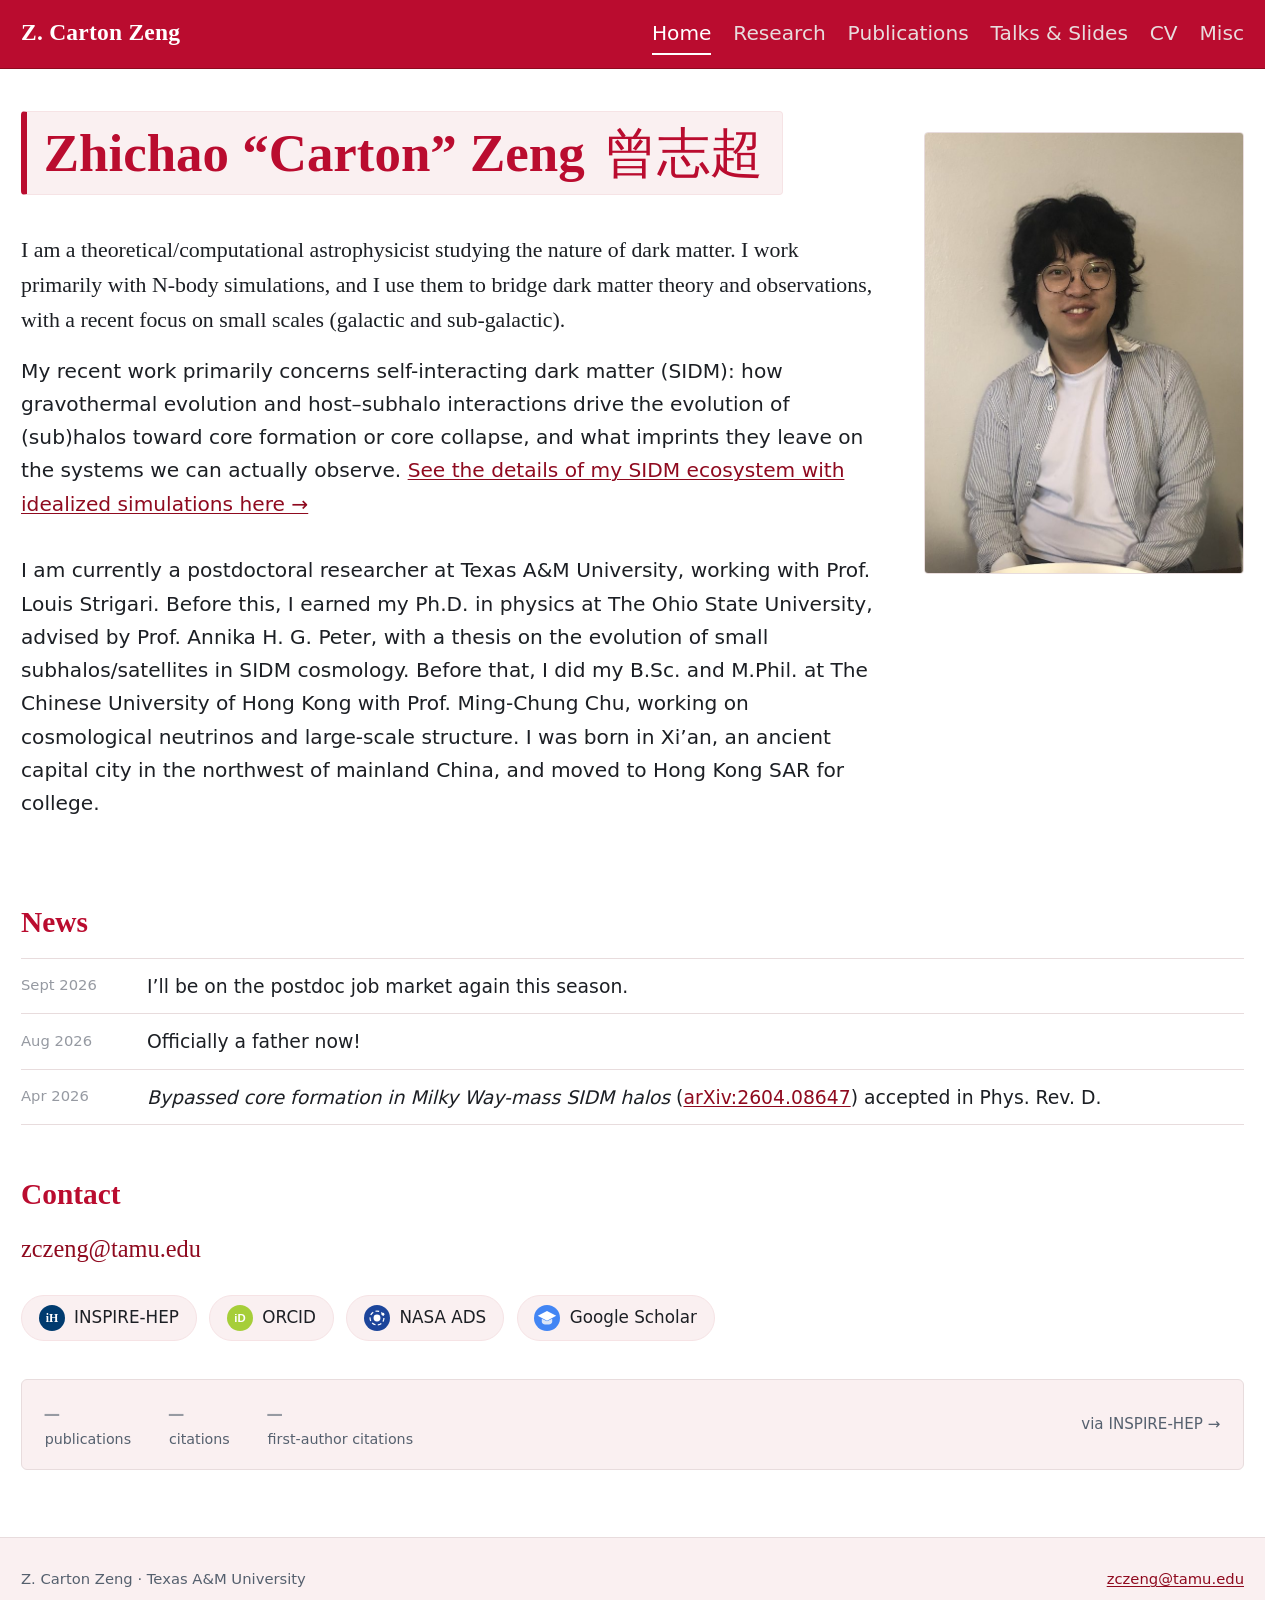
<file: index.html>
<!DOCTYPE html>
<html lang="en">
<head>
<meta charset="utf-8">
<meta name="viewport" content="width=device-width, initial-scale=1">
<title>Z. Carton Zeng</title>
<meta name="description" content="Zhichao (Carton) Zeng — theoretical astrophysicist at Texas A&amp;M University studying self-interacting dark matter with simulations, bridging theory and observations of small-scale structure.">
<link rel="canonical" href="https://cartonzeng.github.io/">
<script type="application/ld+json">
{
  "@context": "https://schema.org",
  "@type": "Person",
  "name": "Zhichao (Carton) Zeng",
  "alternateName": ["Carton Zeng", "Zhichao Zeng", "曾志超"],
  "givenName": "Zhichao",
  "additionalName": "Carton",
  "familyName": "Zeng",
  "jobTitle": "Postdoctoral Research Associate",
  "email": "zczeng@tamu.edu",
  "affiliation": {
    "@type": "Organization",
    "name": "Texas A&M University",
    "url": "https://www.tamu.edu/"
  },
  "url": "https://cartonzeng.github.io/",
  "sameAs": [
    "https://scholar.google.com/citations?user=0csXgCMAAAAJ&hl=en",
    "https://inspirehep.net/authors/1713307",
    "https://orcid.org/0000-0002-6008-5144",
    "https://artsci.tamu.edu/physics-astronomy/contact/profiles/zhichao-zeng.html",
    "https://ccapp.osu.edu/people/zeng.408",
    "https://github.com/CartonZeng"
  ]
}
</script>
<link rel="stylesheet" href="assets/css/site.css">
</head>
<body>

<header class="site-header">
  <div class="wrap-wide">
    <a class="brand" href="index.html">Z. Carton Zeng</a>
    <nav class="site-nav" aria-label="Main">
      <a href="index.html" aria-current="page">Home</a>
      <a href="research.html">Research</a>
      <a href="publications.html">Publications</a>
      <a href="talks.html">Talks &amp; Slides</a>
      <a href="cv.html">CV</a>
      <a href="misc.html">Misc</a>
    </nav>
  </div>
</header>

<main>
  <div class="wrap-wide">

    <section class="hero">
      <div>
        <h1>Zhichao &ldquo;Carton&rdquo; Zeng <span class="zh-name" lang="zh-Hans">曾志超</span></h1>

        <p class="hero-lede">
          I am a theoretical/computational astrophysicist studying the nature of dark
          matter. I work primarily with N-body simulations, and I use them to bridge
          dark matter theory and observations, with a recent focus on small scales
          (galactic and sub-galactic).
        </p>

        <p>
          My recent work primarily concerns self-interacting dark matter (SIDM): how
          gravothermal evolution and host&ndash;subhalo interactions drive the evolution
          of (sub)halos toward core formation or core collapse, and what imprints they
          leave on the systems we can actually observe.
          <a href="research.html">See the details of my SIDM ecosystem with idealized simulations here &rarr;</a>
        </p>

        <p>
          I am currently a postdoctoral researcher at Texas A&amp;M University, working with
          Prof. Louis Strigari. Before this, I earned my Ph.D. in physics at The Ohio State
          University, advised by Prof. Annika H.&nbsp;G. Peter, with a thesis on the evolution
          of small subhalos/satellites in SIDM cosmology. Before that, I did my B.Sc. and
          M.Phil. at The Chinese University of Hong Kong with Prof. Ming-Chung Chu, working
          on cosmological neutrinos and large-scale structure. I was born in Xi&rsquo;an, an
          ancient capital city in the northwest of mainland China, and moved to Hong Kong SAR
          for college.
        </p>
      </div>
      <img class="portrait" src="assets/img/portrait.jpg" alt="Portrait of Zhichao Zeng">
    </section>

    <h2>News</h2>
    <ul class="news">
      <li>
        <time datetime="2026-09">Sept 2026</time>
        <span>I&rsquo;ll be on the postdoc job market again this season.</span>
      </li>
      <li>
        <time datetime="2026-08">Aug 2026</time>
        <span>Officially a father now!</span>
      </li>
      <li>
        <time datetime="2026-04">Apr 2026</time>
        <span><em>Bypassed core formation in Milky Way-mass SIDM halos</em>
        (<a href="https://arxiv.org/abs/2604.08647">arXiv:2604.08647</a>) accepted in Phys. Rev. D.</span>
      </li>
    </ul>

    <h2 id="contact">Contact</h2>
    <p class="contact-email"><a href="mailto:zczeng@tamu.edu">zczeng@tamu.edu</a></p>

    <!-- Icons are hand-drawn inline approximations of each service's mark, so the
         page has no font or CDN dependency. Swap in official SVGs any time. -->
    <ul class="profile-links">
      <li>
        <a href="https://inspirehep.net/authors/1713307?ui-citation-summary=true">
          <svg viewBox="0 0 24 24" aria-hidden="true">
            <circle cx="12" cy="12" r="12" fill="#003b6f"></circle>
            <text x="12" y="16" text-anchor="middle" font-family="Georgia, serif"
                  font-size="11" font-weight="bold" fill="#ffffff">iH</text>
          </svg>
          INSPIRE-HEP
        </a>
      </li>
      <li>
        <a href="https://orcid.org/0000-0002-6008-5144">
          <svg viewBox="0 0 24 24" aria-hidden="true">
            <circle cx="12" cy="12" r="12" fill="#a6ce39"></circle>
            <text x="12" y="16" text-anchor="middle" font-family="Arial, sans-serif"
                  font-size="10.5" font-weight="bold" fill="#ffffff">iD</text>
          </svg>
          ORCID
        </a>
      </li>
      <li>
        <a href="https://ui.adsabs.harvard.edu/search/q=orcid%3A0000-0002-6008-5144&amp;sort=date+desc">
          <svg viewBox="0 0 24 24" aria-hidden="true">
            <circle cx="12" cy="12" r="12" fill="#1c459b"></circle>
            <circle cx="12" cy="12" r="3.2" fill="#ffffff"></circle>
            <circle cx="12" cy="12" r="6.4" fill="none" stroke="#ffffff" stroke-width="1.1"
                    stroke-dasharray="3.5 2.2"></circle>
            <circle cx="17.5" cy="8.5" r="1.3" fill="#ffffff"></circle>
          </svg>
          NASA ADS
        </a>
      </li>
      <li>
        <a href="https://scholar.google.com/citations?user=0csXgCMAAAAJ&amp;hl=en">
          <svg viewBox="0 0 24 24" aria-hidden="true">
            <circle cx="12" cy="12" r="12" fill="#4285f4"></circle>
            <polygon points="12,5.5 3.5,10 12,14.5 20.5,10" fill="#ffffff"></polygon>
            <path d="M7.2 12.6 v3 c0 1.4 2.1 2.5 4.8 2.5 s4.8 -1.1 4.8 -2.5 v-3
                     L12 15.1 Z" fill="#dce6f7"></path>
          </svg>
          Google Scholar
        </a>
      </li>
    </ul>

    <div class="metrics" data-metrics>
      <div class="metrics-stats">
        <div class="metric">
          <strong class="metric-value" data-metric="papers">&ndash;</strong>
          <span class="metric-label">publications</span>
        </div>
        <div class="metric">
          <strong class="metric-value" data-metric="citations">&ndash;</strong>
          <span class="metric-label">citations</span>
        </div>
        <div class="metric">
          <strong class="metric-value" data-metric="first-author">&ndash;</strong>
          <span class="metric-label">first-author citations</span>
        </div>
      </div>
      <a class="metrics-src" href="https://inspirehep.net/authors/1713307?ui-citation-summary=true" target="_blank" rel="noopener">via INSPIRE-HEP &rarr;</a>
    </div>

  </div>
</main>

<footer class="site-footer">
  <div class="wrap-wide">
    <span>Z. Carton Zeng &middot; Texas A&amp;M University</span>
    <span><a href="mailto:zczeng@tamu.edu">zczeng@tamu.edu</a></span>
  </div>
</footer>

<script src="assets/js/inspire-metrics.js" defer></script>

<script data-goatcounter="https://cartonzeng.goatcounter.com/count"
        async src="//gc.zgo.at/count.js"></script>

</body>
</html>
</file>
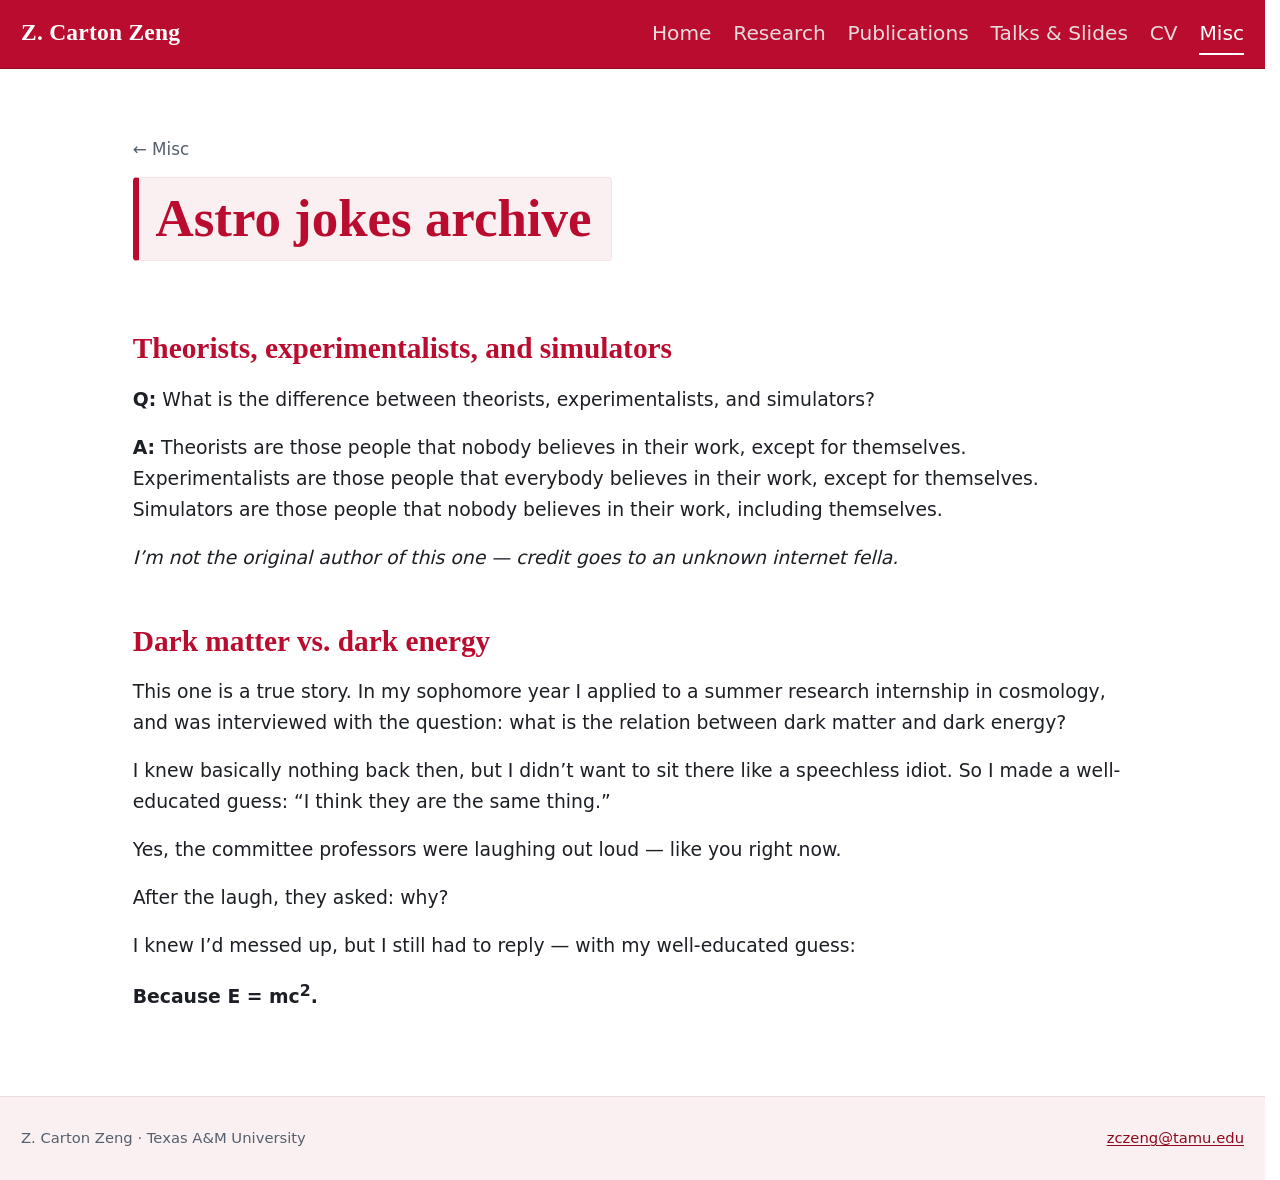
<file: astro-jokes.html>
<!DOCTYPE html>
<html lang="en">
<head>
<meta charset="utf-8">
<meta name="viewport" content="width=device-width, initial-scale=1">
<title>Astro jokes archive &middot; Z. Carton Zeng</title>
<meta name="description" content="A small collection of astronomy and science jokes from Zhichao (Carton) Zeng &mdash; some borrowed, one lived.">
<link rel="canonical" href="https://cartonzeng.github.io/astro-jokes.html">
<link rel="stylesheet" href="assets/css/site.css">
</head>
<body>

<header class="site-header">
  <div class="wrap-wide">
    <a class="brand" href="index.html">Z. Carton Zeng</a>
    <nav class="site-nav" aria-label="Main">
      <a href="index.html">Home</a>
      <a href="research.html">Research</a>
      <a href="publications.html">Publications</a>
      <a href="talks.html">Talks &amp; Slides</a>
      <a href="cv.html">CV</a>
      <a href="misc.html" aria-current="page">Misc</a>
    </nav>
  </div>
</header>

<main>
  <div class="wrap">

    <p class="back-link"><a href="misc.html">&larr; Misc</a></p>

    <h1>Astro jokes archive</h1>

    <h2>Theorists, experimentalists, and simulators</h2>

    <p>
      <strong>Q:</strong> What is the difference between theorists, experimentalists, and
      simulators?
    </p>

    <p>
      <strong>A:</strong> Theorists are those people that nobody believes in their work, except for themselves.<br>
      Experimentalists are those people that everybody believes in their work, except for themselves.<br>
      Simulators are those people that nobody believes in their work, including themselves.
    </p>

    <p><em>I&rsquo;m not the original author of this one &mdash; credit goes to an unknown
    internet fella.</em></p>

    <h2>Dark matter vs. dark energy</h2>

    <p>
      This one is a true story. In my sophomore year I applied to a summer research
      internship in cosmology, and was interviewed with the question: what is the relation
      between dark matter and dark energy?
    </p>

    <p>
      I knew basically nothing back then, but I didn&rsquo;t want to sit there like a
      speechless idiot. So I made a well-educated guess: &ldquo;I think they are the same
      thing.&rdquo;
    </p>

    <p>Yes, the committee professors were laughing out loud &mdash; like you right now.</p>

    <p>After the laugh, they asked: why?</p>

    <p>
      I knew I&rsquo;d messed up, but I still had to reply &mdash; with my well-educated guess:
    </p>

    <p><strong>Because E = mc<sup>2</sup>.</strong></p>

  </div>
</main>

<footer class="site-footer">
  <div class="wrap-wide">
    <span>Z. Carton Zeng &middot; Texas A&amp;M University</span>
    <span><a href="mailto:zczeng@tamu.edu">zczeng@tamu.edu</a></span>
  </div>
</footer>

<script data-goatcounter="https://cartonzeng.goatcounter.com/count"
        async src="//gc.zgo.at/count.js"></script>

</body>
</html>
</file>
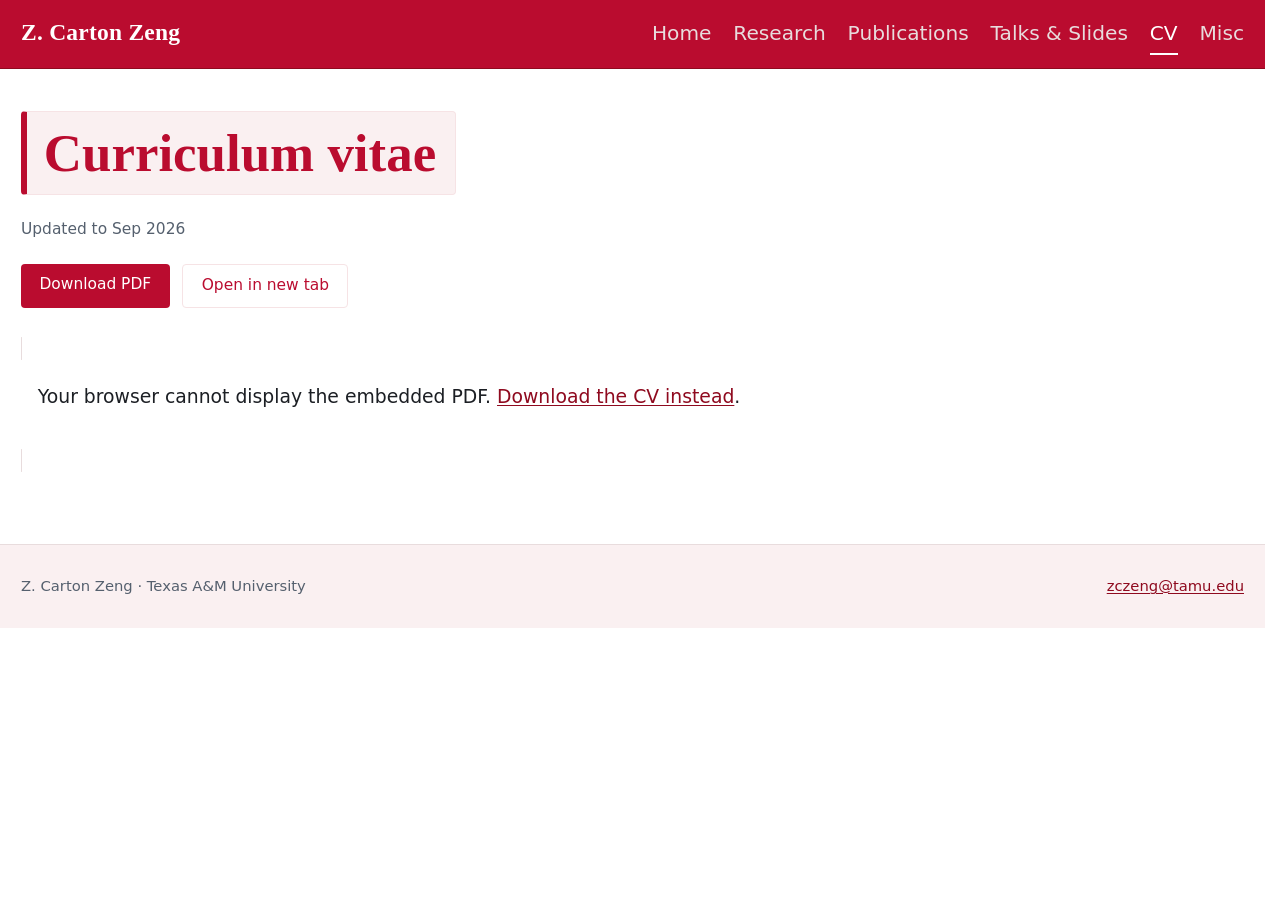
<file: cv.html>
<!DOCTYPE html>
<html lang="en">
<head>
<meta charset="utf-8">
<meta name="viewport" content="width=device-width, initial-scale=1">
<title>CV &middot; Z. Carton Zeng</title>
<meta name="description" content="Curriculum vitae of Zhichao (Carton) Zeng, postdoctoral associate at Texas A&amp;M University.">
<link rel="canonical" href="https://cartonzeng.github.io/cv.html">
<link rel="stylesheet" href="assets/css/site.css">
</head>
<body>

<header class="site-header">
  <div class="wrap-wide">
    <a class="brand" href="index.html">Z. Carton Zeng</a>
    <nav class="site-nav" aria-label="Main">
      <a href="index.html">Home</a>
      <a href="research.html">Research</a>
      <a href="publications.html">Publications</a>
      <a href="talks.html">Talks &amp; Slides</a>
      <a href="cv.html" aria-current="page">CV</a>
      <a href="misc.html">Misc</a>
    </nav>
  </div>
</header>

<main>
  <div class="wrap-wide">
    <h1>Curriculum vitae</h1>
    <p class="page-updated">Updated to <time datetime="2026-09">Sep 2026</time></p>

    <div class="cv-actions">
      <a class="btn" href="assets/cv/Zeng_CV.pdf" download>Download PDF</a>
      <a class="btn btn--ghost" href="assets/cv/Zeng_CV.pdf">Open in new tab</a>
    </div>

    <object class="pdf-frame" data="assets/cv/Zeng_CV.pdf" type="application/pdf">
      <p style="padding:1rem;">
        Your browser cannot display the embedded PDF.
        <a href="assets/cv/Zeng_CV.pdf">Download the CV instead</a>.
      </p>
    </object>

  </div>
</main>

<footer class="site-footer">
  <div class="wrap-wide">
    <span>Z. Carton Zeng &middot; Texas A&amp;M University</span>
    <span><a href="mailto:zczeng@tamu.edu">zczeng@tamu.edu</a></span>
  </div>
</footer>

<script data-goatcounter="https://cartonzeng.goatcounter.com/count"
        async src="//gc.zgo.at/count.js"></script>

</body>
</html>
</file>
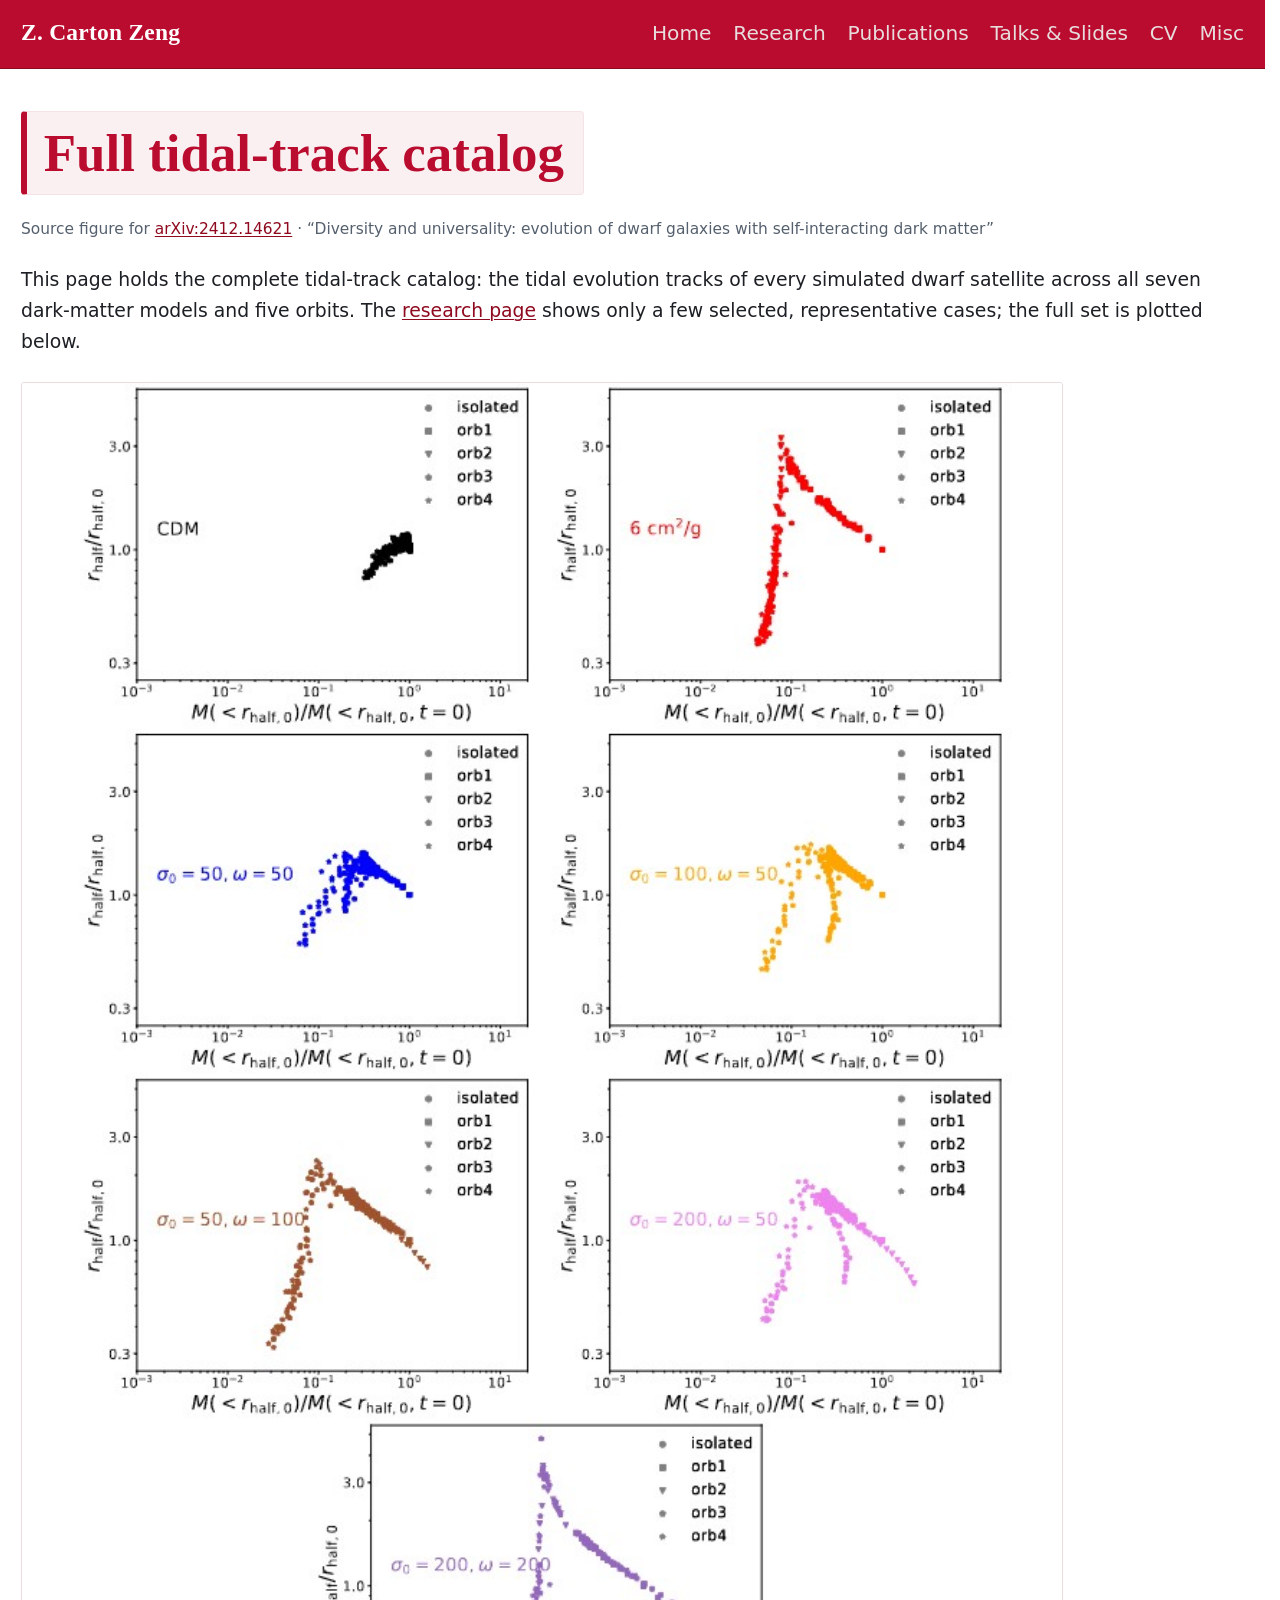
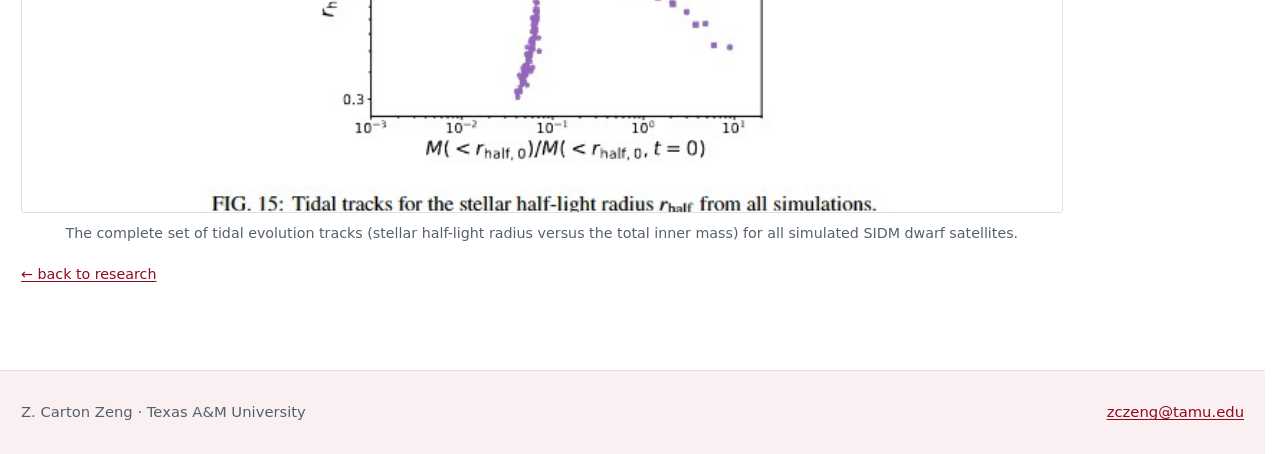
<file: dwarf-diversity-tracks.html>
<!DOCTYPE html>
<html lang="en">
<head>
<meta charset="utf-8">
<meta name="viewport" content="width=device-width, initial-scale=1">
<title>Full tidal-track catalog &middot; Z. Carton Zeng</title>
<meta name="description" content="The complete tidal-track catalog for arXiv:2412.14621 — every simulated dwarf satellite across all SIDM models and orbits.">
<link rel="canonical" href="https://cartonzeng.github.io/dwarf-diversity-tracks.html">
<link rel="stylesheet" href="assets/css/site.css">
</head>
<body>

<header class="site-header">
  <div class="wrap-wide">
    <a class="brand" href="index.html">Z. Carton Zeng</a>
    <nav class="site-nav" aria-label="Main">
      <a href="index.html">Home</a>
      <a href="research.html">Research</a>
      <a href="publications.html">Publications</a>
      <a href="talks.html">Talks &amp; Slides</a>
      <a href="cv.html">CV</a>
      <a href="misc.html">Misc</a>
    </nav>
  </div>
</header>

<main>
  <div class="wrap-wide">
    <h1>Full tidal-track catalog</h1>
    <p class="page-updated">
      Source figure for
      <a href="https://arxiv.org/abs/2412.14621">arXiv:2412.14621</a> &middot;
      &ldquo;Diversity and universality: evolution of dwarf galaxies with self-interacting dark matter&rdquo;
    </p>

    <p>
      This page holds the complete tidal-track catalog: the tidal evolution tracks of every
      simulated dwarf satellite across all seven dark-matter models and five orbits. The
      <a href="research.html#dwarf-diversity-2025">research page</a> shows only a few selected,
      representative cases; the full set is plotted below.
    </p>

    <figure class="tracks-figure">
      <img src="assets/img/papers/dwarf-diversity-tracks.jpg"
           alt="Full tidal-track catalog: stellar half-light radius versus the total inner mass, for every simulated dwarf satellite across all SIDM models and orbits.">
      <figcaption>
        The complete set of tidal evolution tracks (stellar half-light radius versus the total inner
        mass) for all simulated SIDM dwarf satellites.
      </figcaption>
    </figure>

    <p class="paper-link-back">
      <a href="research.html#dwarf-diversity-2025">&larr; back to research</a>
    </p>
  </div>
</main>

<footer class="site-footer">
  <div class="wrap-wide">
    <span>Z. Carton Zeng &middot; Texas A&amp;M University</span>
    <span><a href="mailto:zczeng@tamu.edu">zczeng@tamu.edu</a></span>
  </div>
</footer>

<script src="assets/js/fig-zoom.js" defer></script>
<script data-goatcounter="https://cartonzeng.goatcounter.com/count"
        async src="//gc.zgo.at/count.js"></script>

</body>
</html>
</file>
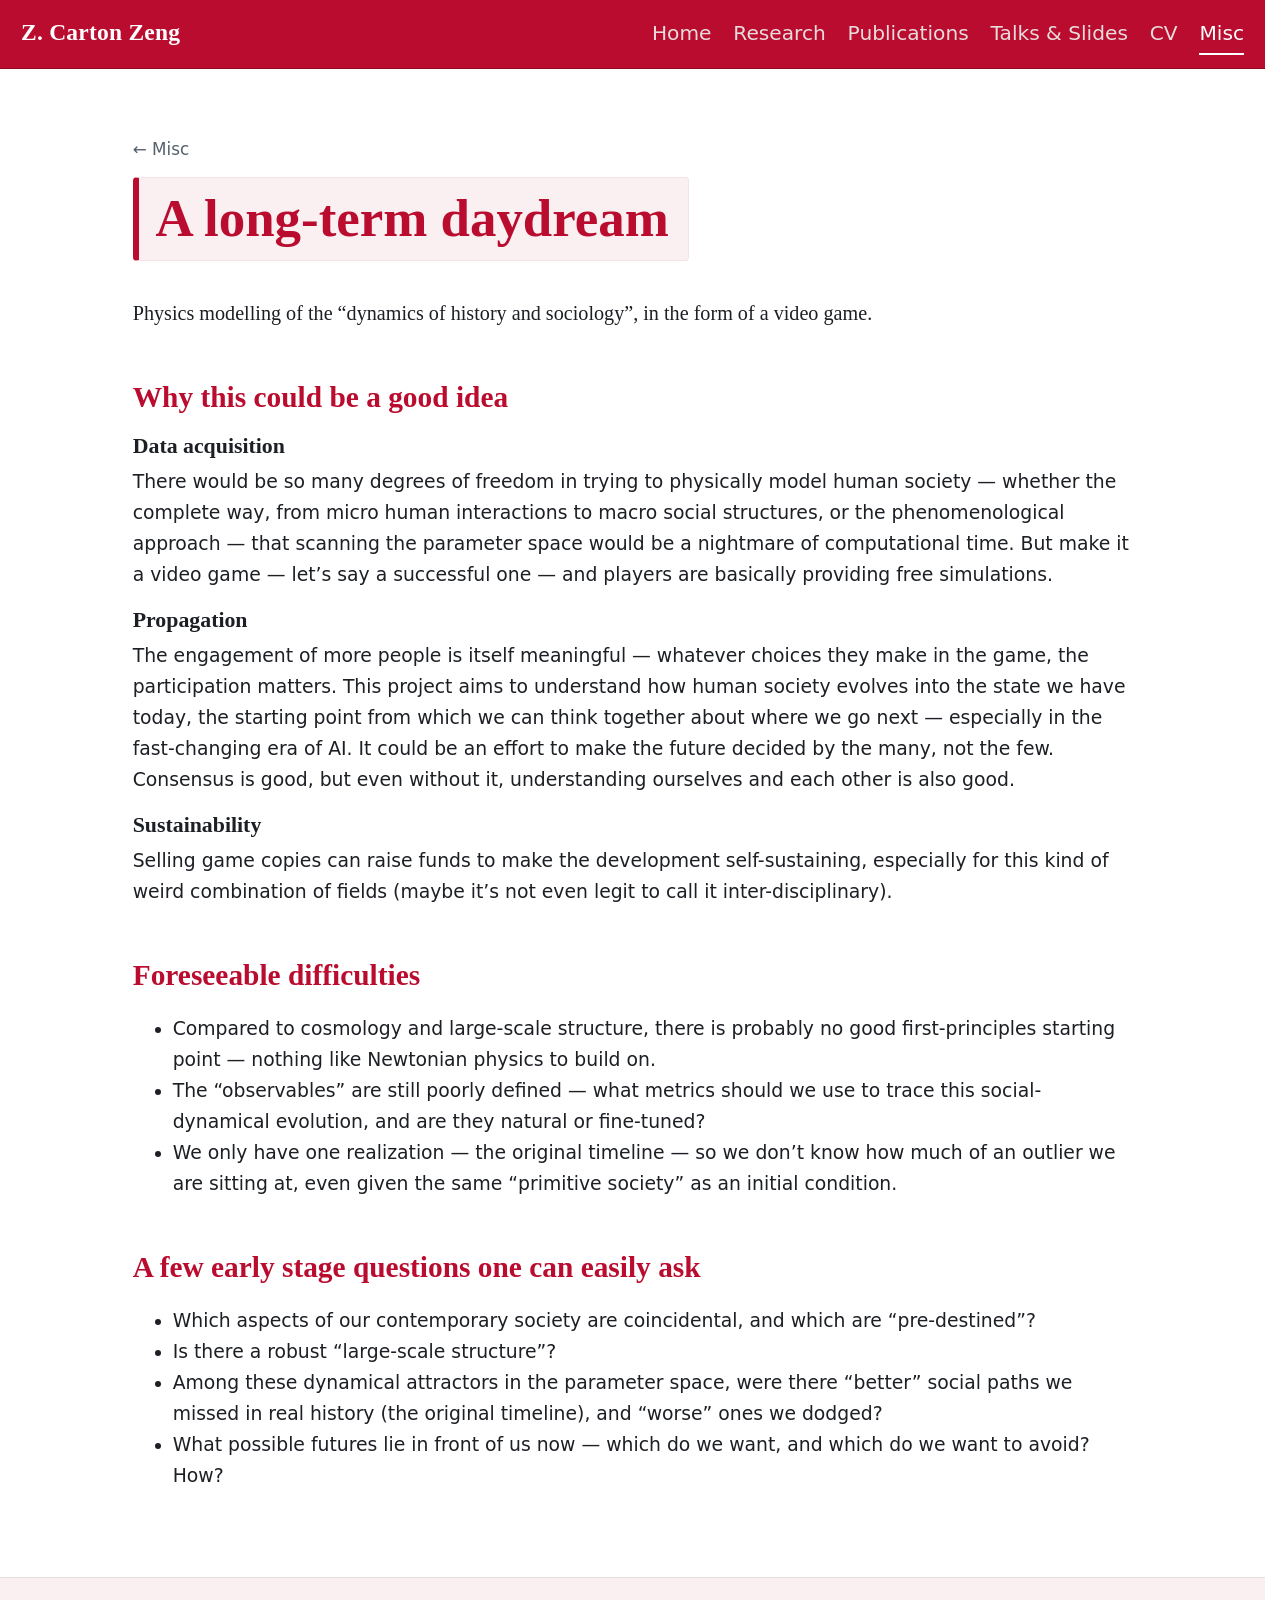
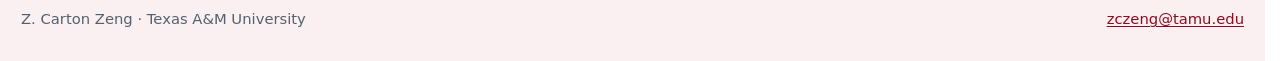
<file: misc-thoughts.html>
<!DOCTYPE html>
<html lang="en">
<head>
<meta charset="utf-8">
<meta name="viewport" content="width=device-width, initial-scale=1">
<title>A long-term daydream &middot; Z. Carton Zeng</title>
<meta name="description" content="Zhichao (Carton) Zeng on physics modelling of the dynamics of history and sociology as a video game.">
<link rel="canonical" href="https://cartonzeng.github.io/misc-thoughts.html">
<link rel="stylesheet" href="assets/css/site.css">
</head>
<body>

<header class="site-header">
  <div class="wrap-wide">
    <a class="brand" href="index.html">Z. Carton Zeng</a>
    <nav class="site-nav" aria-label="Main">
      <a href="index.html">Home</a>
      <a href="research.html">Research</a>
      <a href="publications.html">Publications</a>
      <a href="talks.html">Talks &amp; Slides</a>
      <a href="cv.html">CV</a>
      <a href="misc.html" aria-current="page">Misc</a>
    </nav>
  </div>
</header>

<main>
  <div class="wrap">

    <p class="back-link"><a href="misc.html">&larr; Misc</a></p>

    <h1>A long-term daydream</h1>

    <p class="misc-lede">
      Physics modelling of the &ldquo;dynamics of history and sociology&rdquo;, in the form
      of a video game.
    </p>

    <h2>Why this could be a good idea</h2>

    <h3>Data acquisition</h3>
    <p>
      There would be so many degrees of freedom in trying to physically model human
      society &mdash; whether the complete way, from micro human interactions to macro social
      structures, or the phenomenological approach &mdash; that scanning the parameter space
      would be a nightmare of computational time. But make it a video game &mdash; let&rsquo;s
      say a successful one &mdash; and players are basically providing free simulations.
    </p>

    <h3>Propagation</h3>
    <p>
      The engagement of more people is itself meaningful &mdash; whatever choices they make
      in the game, the participation matters. This project aims to understand how human
      society evolves into the state we have today, the starting point from which we can
      think together about where we go next &mdash; especially in the fast-changing era of
      AI. It could be an effort to make the future decided by the many, not the few.
      Consensus is good, but even without it, understanding ourselves and each other is
      also good.
    </p>

    <h3>Sustainability</h3>
    <p>
      Selling game copies can raise funds to make the development self-sustaining,
      especially for this kind of weird combination of fields (maybe it&rsquo;s not even
      legit to call it inter-disciplinary).
    </p>

    <h2>Foreseeable difficulties</h2>
    <ul>
      <li>Compared to cosmology and large-scale structure, there is probably no good first-principles starting point &mdash; nothing like Newtonian physics to build on.</li>
      <li>The &ldquo;observables&rdquo; are still poorly defined &mdash; what metrics should we use to trace this social-dynamical evolution, and are they natural or fine-tuned?</li>
      <li>We only have one realization &mdash; the original timeline &mdash; so we don&rsquo;t know how much of an outlier we are sitting at, even given the same &ldquo;primitive society&rdquo; as an initial condition.</li>
    </ul>

    <h2>A few early stage questions one can easily ask</h2>
    <ul>
      <li>Which aspects of our contemporary society are coincidental, and which are &ldquo;pre-destined&rdquo;?</li>
      <li>Is there a robust &ldquo;large-scale structure&rdquo;?</li>
      <li>Among these dynamical attractors in the parameter space, were there &ldquo;better&rdquo; social paths we missed in real history (the original timeline), and &ldquo;worse&rdquo; ones we dodged?</li>
      <li>What possible futures lie in front of us now &mdash; which do we want, and which do we want to avoid? How?</li>
    </ul>

  </div>
</main>

<footer class="site-footer">
  <div class="wrap-wide">
    <span>Z. Carton Zeng &middot; Texas A&amp;M University</span>
    <span><a href="mailto:zczeng@tamu.edu">zczeng@tamu.edu</a></span>
  </div>
</footer>

<script data-goatcounter="https://cartonzeng.goatcounter.com/count"
        async src="//gc.zgo.at/count.js"></script>

</body>
</html>
</file>
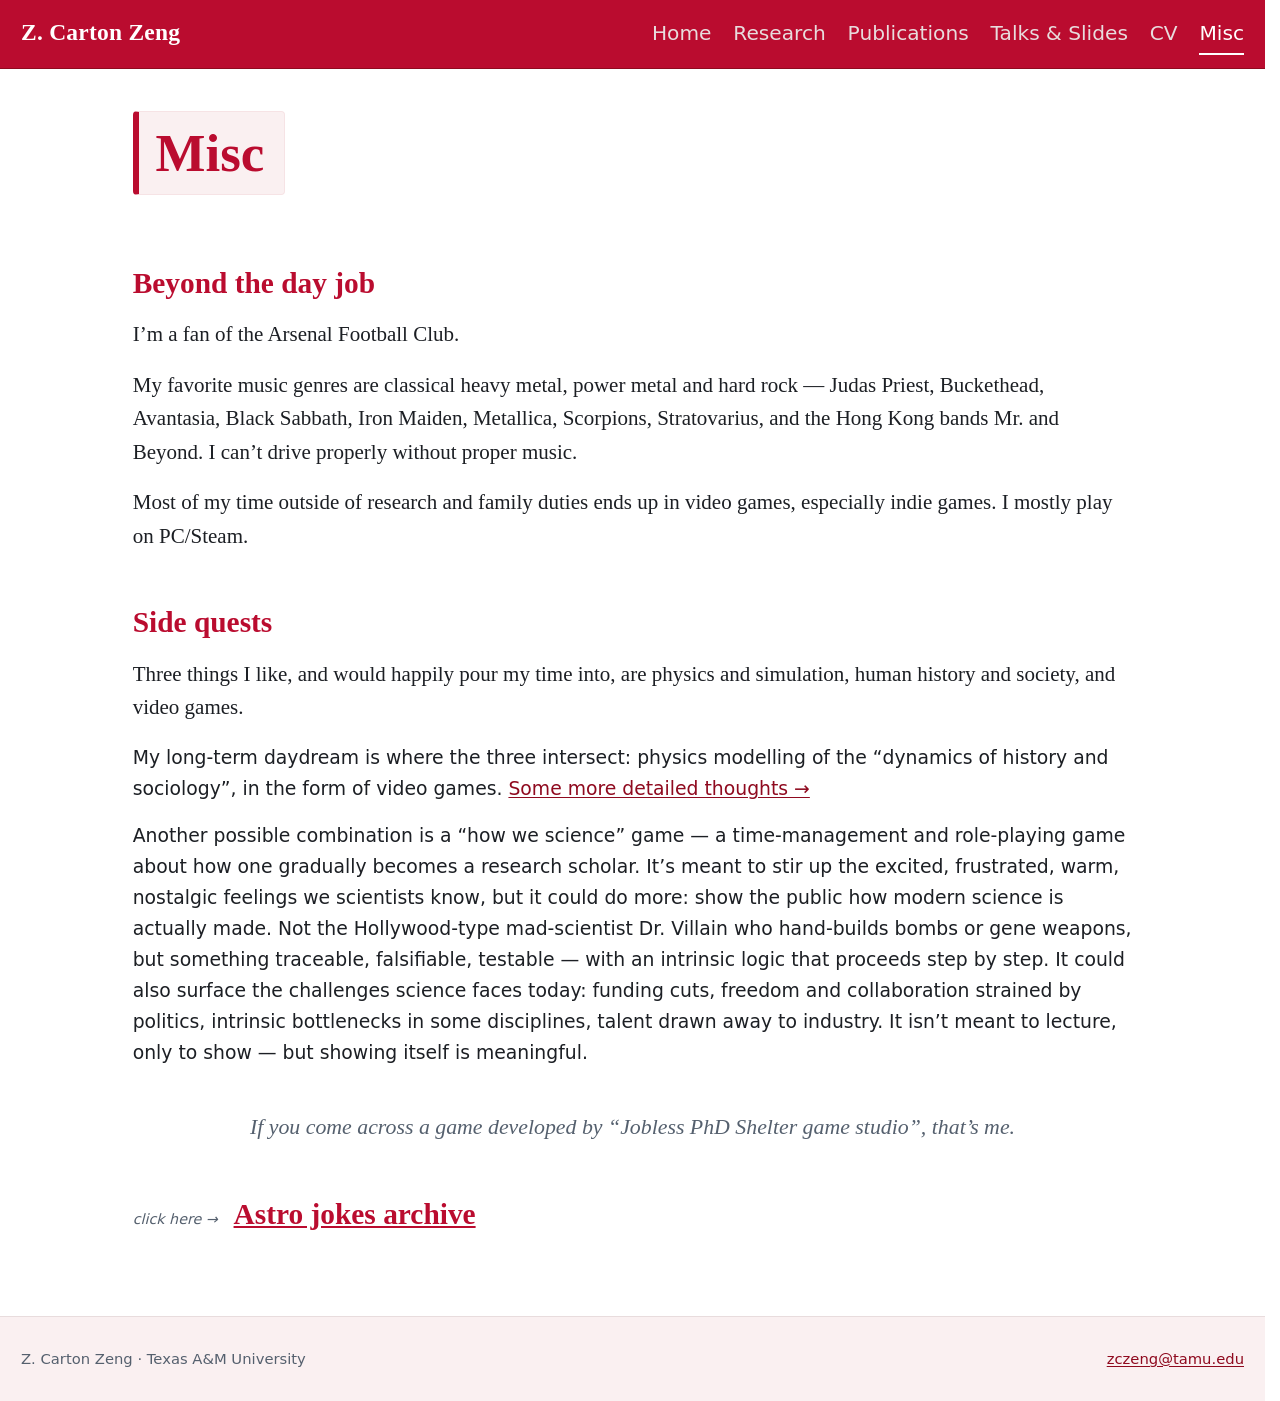
<file: misc.html>
<!DOCTYPE html>
<html lang="en">
<head>
<meta charset="utf-8">
<meta name="viewport" content="width=device-width, initial-scale=1">
<title>Misc &middot; Z. Carton Zeng</title>
<meta name="description" content="Things Zhichao (Carton) Zeng does away from dark matter simulations.">
<link rel="canonical" href="https://cartonzeng.github.io/misc.html">
<link rel="stylesheet" href="assets/css/site.css">
</head>
<body>

<header class="site-header">
  <div class="wrap-wide">
    <a class="brand" href="index.html">Z. Carton Zeng</a>
    <nav class="site-nav" aria-label="Main">
      <a href="index.html">Home</a>
      <a href="research.html">Research</a>
      <a href="publications.html">Publications</a>
      <a href="talks.html">Talks &amp; Slides</a>
      <a href="cv.html">CV</a>
      <a href="misc.html" aria-current="page">Misc</a>
    </nav>
  </div>
</header>

<main>
  <div class="wrap">

    <h1>Misc</h1>

    <h2>Beyond the day job</h2>

    <p class="misc-note">I&rsquo;m a fan of the Arsenal Football Club.</p>

    <p class="misc-note">
      My favorite music genres are classical heavy metal, power metal and hard rock
      &mdash; Judas Priest, Buckethead, Avantasia, Black Sabbath, Iron Maiden, Metallica,
      Scorpions, Stratovarius, and the Hong Kong bands Mr. and Beyond. I can&rsquo;t drive
      properly without proper music.
    </p>

    <p class="misc-note">
      Most of my time outside of research and family duties ends up in video games,
      especially indie games. I mostly play on PC/Steam.
    </p>

    <h2>Side quests</h2>

    <p class="misc-note">
      Three things I like, and would happily pour my time into, are physics and
      simulation, human history and society, and video games.
    </p>

    <p>
      My long-term daydream is where the three intersect: physics modelling of the
      &ldquo;dynamics of history and sociology&rdquo;, in the form of video games.
      <a href="misc-thoughts.html">Some more detailed thoughts &rarr;</a>
    </p>

    <p>
      Another possible combination is a &ldquo;how we science&rdquo; game &mdash; a time-management
      and role-playing game about how one gradually becomes a research scholar. It&rsquo;s
      meant to stir up the excited, frustrated, warm, nostalgic feelings we scientists
      know, but it could do more: show the public how modern science is actually made.
      Not the Hollywood-type mad-scientist Dr. Villain who hand-builds bombs or gene
      weapons, but something traceable, falsifiable, testable &mdash; with an intrinsic
      logic that proceeds step by step. It could also surface the challenges science
      faces today: funding cuts, freedom and collaboration strained by politics,
      intrinsic bottlenecks in some disciplines, talent drawn away to industry. It
      isn&rsquo;t meant to lecture, only to show &mdash; but showing itself is meaningful.
    </p>

    <p class="misc-signoff">
      If you come across a game developed by &ldquo;Jobless PhD Shelter game studio&rdquo;, that&rsquo;s me.
    </p>

    <h2 class="jokes-title"><span class="jokes-hint">click here &rarr;</span> <a href="astro-jokes.html">Astro jokes archive</a></h2>

  </div>
</main>

<footer class="site-footer">
  <div class="wrap-wide">
    <span>Z. Carton Zeng &middot; Texas A&amp;M University</span>
    <span><a href="mailto:zczeng@tamu.edu">zczeng@tamu.edu</a></span>
  </div>
</footer>

<script data-goatcounter="https://cartonzeng.goatcounter.com/count"
        async src="//gc.zgo.at/count.js"></script>

</body>
</html>
</file>
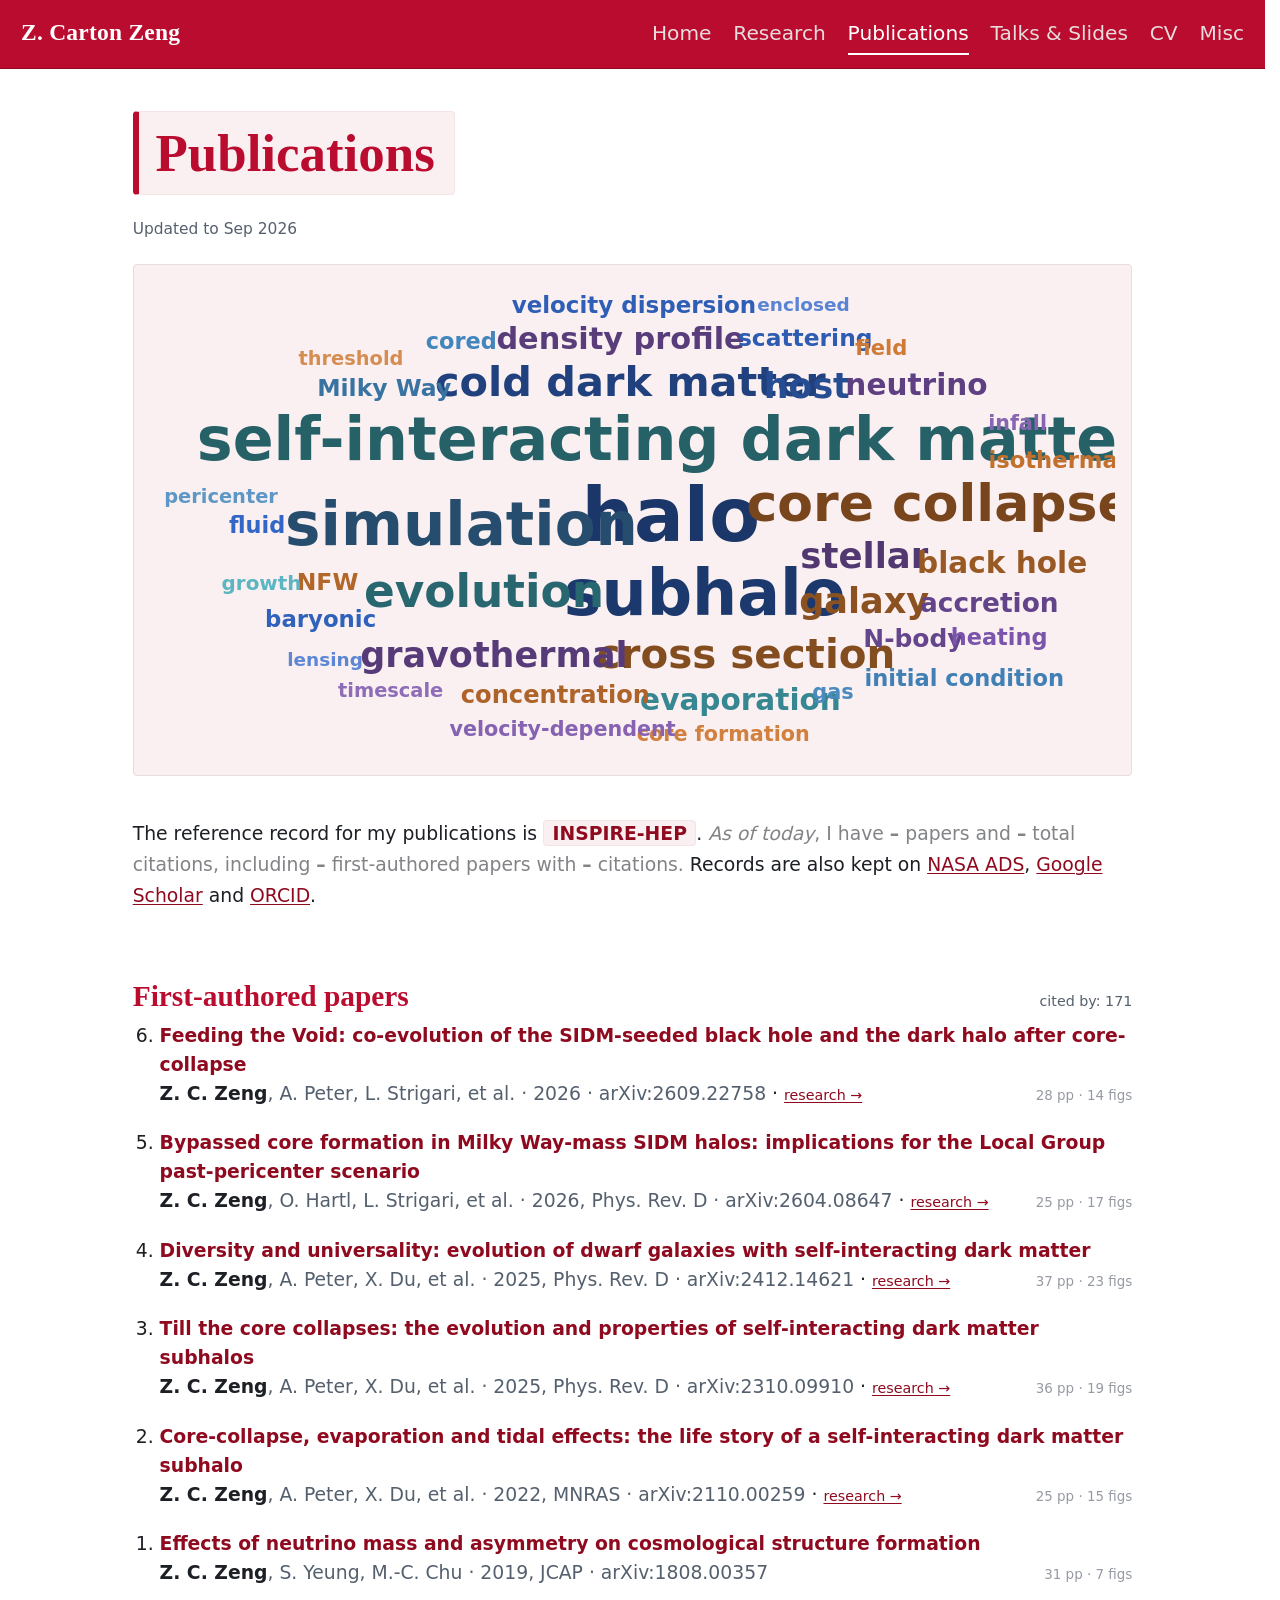
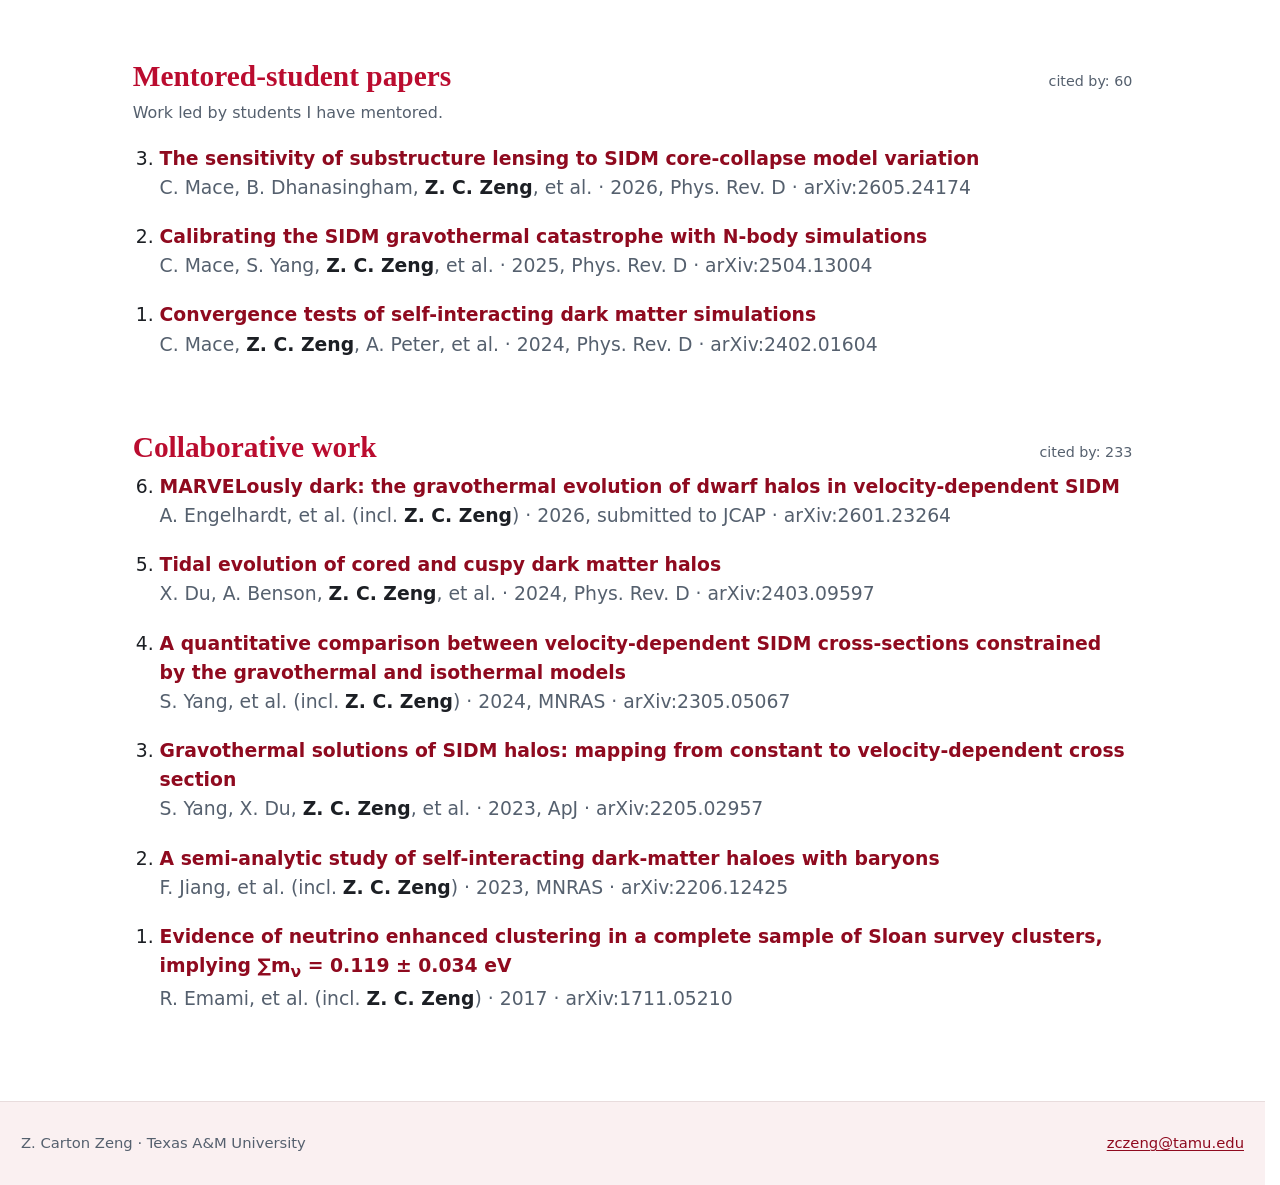
<file: publications.html>
<!DOCTYPE html>
<html lang="en">
<head>
<meta charset="utf-8">
<meta name="viewport" content="width=device-width, initial-scale=1">
<title>Publications &middot; Z. Carton Zeng</title>
<meta name="description" content="Publications of Zhichao (Carton) Zeng: first-authored and collaborative work on self-interacting dark matter and structure formation.">
<link rel="canonical" href="https://cartonzeng.github.io/publications.html">
<link rel="stylesheet" href="assets/css/site.css">
</head>
<body>

<header class="site-header">
  <div class="wrap-wide">
    <a class="brand" href="index.html">Z. Carton Zeng</a>
    <nav class="site-nav" aria-label="Main">
      <a href="index.html">Home</a>
      <a href="research.html">Research</a>
      <a href="publications.html" aria-current="page">Publications</a>
      <a href="talks.html">Talks &amp; Slides</a>
      <a href="cv.html">CV</a>
      <a href="misc.html">Misc</a>
    </nav>
  </div>
</header>

<main>
  <div class="wrap">
    <h1>Publications</h1>
    <p class="page-updated">Updated to <time datetime="2026-09">Sep 2026</time></p>

    <figure class="wordcloud">
      <img src="assets/img/wordcloud.svg"
           alt="Word cloud of the most frequent terms across all publications">
    </figure>

    <p>
      The reference record for my publications is
      <a class="pub-source-primary" href="https://inspirehep.net/authors/1713307?ui-citation-summary=true">INSPIRE-HEP</a>.
      <span class="pub-live" data-metrics>
        <em>As of today</em>, I have
        <strong data-metric="papers">&ndash;</strong> papers and
        <strong data-metric="citations">&ndash;</strong> total citations, including
        <strong data-metric="first-author-papers">&ndash;</strong> first-authored papers with
        <strong data-metric="first-author">&ndash;</strong> citations.
      </span>
      Records are also kept on
      <a href="https://ui.adsabs.harvard.edu/search/q=orcid%3A0000-0002-6008-5144&amp;sort=date+desc">NASA ADS</a>,
      <a href="https://scholar.google.com/citations?user=0csXgCMAAAAJ&amp;hl=en">Google Scholar</a> and
      <a href="https://orcid.org/0000-0002-6008-5144">ORCID</a>.
    </p>

    <div class="pub-group-head">
      <h2 id="first-authored">First-authored papers</h2>
      <span class="pub-count">cited by: 171</span>
    </div>
    <ol class="pubs" reversed>
      <li>
        <a class="pub-title" href="https://arxiv.org/abs/2609.22758">Feeding the Void: co-evolution
        of the SIDM-seeded black hole and the dark halo after core-collapse</a>
        <div class="pub-meta">
          <span class="pub-meta-main">
            <span class="pub-authors"><strong>Z. C. Zeng</strong>, A. Peter, L. Strigari, et al.</span>
            <span class="pub-venue">&middot; 2026 &middot; arXiv:2609.22758</span>
            &middot; <a class="paper-link-back" href="research.html#black-hole-forthcoming">research &rarr;</a>
          </span>
          <span class="pub-length">28 pp &middot; 14 figs</span>
        </div>
      </li>
      <li>
        <a class="pub-title" href="https://arxiv.org/abs/2604.08647">Bypassed core formation in
        Milky Way-mass SIDM halos: implications for the Local Group past-pericenter scenario</a>
        <div class="pub-meta">
          <span class="pub-meta-main">
            <span class="pub-authors"><strong>Z. C. Zeng</strong>, O. Hartl, L. Strigari, et al.</span>
            <span class="pub-venue">&middot; 2026, Phys. Rev. D &middot; arXiv:2604.08647</span>
            &middot; <a class="paper-link-back" href="research.html#bypassed-core-2026">research &rarr;</a>
          </span>
          <span class="pub-length">25 pp &middot; 17 figs</span>
        </div>
      </li>
      <li>
        <a class="pub-title" href="https://arxiv.org/abs/2412.14621">Diversity and universality:
        evolution of dwarf galaxies with self-interacting dark matter</a>
        <div class="pub-meta">
          <span class="pub-meta-main">
            <span class="pub-authors"><strong>Z. C. Zeng</strong>, A. Peter, X. Du, et al.</span>
            <span class="pub-venue">&middot; 2025, Phys. Rev. D &middot; arXiv:2412.14621</span>
            &middot; <a class="paper-link-back" href="research.html#dwarf-diversity-2025">research &rarr;</a>
          </span>
          <span class="pub-length">37 pp &middot; 23 figs</span>
        </div>
      </li>
      <li>
        <a class="pub-title" href="https://arxiv.org/abs/2310.09910">Till the core collapses:
        the evolution and properties of self-interacting dark matter subhalos</a>
        <div class="pub-meta">
          <span class="pub-meta-main">
            <span class="pub-authors"><strong>Z. C. Zeng</strong>, A. Peter, X. Du, et al.</span>
            <span class="pub-venue">&middot; 2025, Phys. Rev. D &middot; arXiv:2310.09910</span>
            &middot; <a class="paper-link-back" href="research.html#tidal-tracks-2025">research &rarr;</a>
          </span>
          <span class="pub-length">36 pp &middot; 19 figs</span>
        </div>
      </li>
      <li>
        <a class="pub-title" href="https://arxiv.org/abs/2110.00259">Core-collapse, evaporation and
        tidal effects: the life story of a self-interacting dark matter subhalo</a>
        <div class="pub-meta">
          <span class="pub-meta-main">
            <span class="pub-authors"><strong>Z. C. Zeng</strong>, A. Peter, X. Du, et al.</span>
            <span class="pub-venue">&middot; 2022, MNRAS &middot; arXiv:2110.00259</span>
            &middot; <a class="paper-link-back" href="research.html#life-story-2022">research &rarr;</a>
          </span>
          <span class="pub-length">25 pp &middot; 15 figs</span>
        </div>
      </li>
      <li>
        <a class="pub-title" href="https://arxiv.org/abs/1808.00357">Effects of neutrino mass and
        asymmetry on cosmological structure formation</a>
        <div class="pub-meta">
          <span class="pub-meta-main">
            <span class="pub-authors"><strong>Z. C. Zeng</strong>, S. Yeung, M.-C. Chu</span>
            <span class="pub-venue">&middot; 2019, JCAP &middot; arXiv:1808.00357</span>
          </span>
          <span class="pub-length">31 pp &middot; 7 figs</span>
        </div>
      </li>
    </ol>

    <div class="pub-group-head">
      <h2 id="mentored">Mentored-student papers</h2>
      <span class="pub-count">cited by: 60</span>
    </div>
    <p style="font-size:.95rem; color:var(--ink-muted);">
      Work led by students I have mentored.
    </p>
    <ol class="pubs" reversed>
      <li>
        <a class="pub-title" href="https://arxiv.org/abs/2605.24174">The sensitivity of substructure
        lensing to SIDM core-collapse model variation</a><br>
        <span class="pub-authors">C. Mace, B. Dhanasingham, <strong>Z. C. Zeng</strong>, et al.</span>
        <span class="pub-venue">&middot; 2026, Phys. Rev. D &middot; arXiv:2605.24174</span>
      </li>
      <li>
        <a class="pub-title" href="https://arxiv.org/abs/2504.13004">Calibrating the SIDM gravothermal
        catastrophe with N-body simulations</a><br>
        <span class="pub-authors">C. Mace, S. Yang, <strong>Z. C. Zeng</strong>, et al.</span>
        <span class="pub-venue">&middot; 2025, Phys. Rev. D &middot; arXiv:2504.13004</span>
      </li>
      <li>
        <a class="pub-title" href="https://arxiv.org/abs/2402.01604">Convergence tests of
        self-interacting dark matter simulations</a><br>
        <span class="pub-authors">C. Mace, <strong>Z. C. Zeng</strong>, A. Peter, et al.</span>
        <span class="pub-venue">&middot; 2024, Phys. Rev. D &middot; arXiv:2402.01604</span>
      </li>
    </ol>

    <div class="pub-group-head">
      <h2 id="collaborative">Collaborative work</h2>
      <span class="pub-count">cited by: 233</span>
    </div>
    <ol class="pubs" reversed>
      <li>
        <a class="pub-title" href="https://arxiv.org/abs/2601.23264">MARVELously dark: the gravothermal
        evolution of dwarf halos in velocity-dependent SIDM</a><br>
        <span class="pub-authors">A. Engelhardt, et al. (incl. <strong>Z. C. Zeng</strong>)</span>
        <span class="pub-venue">&middot; 2026, submitted to JCAP &middot; arXiv:2601.23264</span>
      </li>
      <li>
        <a class="pub-title" href="https://arxiv.org/abs/2403.09597">Tidal evolution of cored and
        cuspy dark matter halos</a><br>
        <span class="pub-authors">X. Du, A. Benson, <strong>Z. C. Zeng</strong>, et al.</span>
        <span class="pub-venue">&middot; 2024, Phys. Rev. D &middot; arXiv:2403.09597</span>
      </li>
      <li>
        <a class="pub-title" href="https://arxiv.org/abs/2305.05067">A quantitative comparison between
        velocity-dependent SIDM cross-sections constrained by the gravothermal and isothermal models</a><br>
        <span class="pub-authors">S. Yang, et al. (incl. <strong>Z. C. Zeng</strong>)</span>
        <span class="pub-venue">&middot; 2024, MNRAS &middot; arXiv:2305.05067</span>
      </li>
      <li>
        <a class="pub-title" href="https://arxiv.org/abs/2205.02957">Gravothermal solutions of SIDM
        halos: mapping from constant to velocity-dependent cross section</a><br>
        <span class="pub-authors">S. Yang, X. Du, <strong>Z. C. Zeng</strong>, et al.</span>
        <span class="pub-venue">&middot; 2023, ApJ &middot; arXiv:2205.02957</span>
      </li>
      <li>
        <a class="pub-title" href="https://arxiv.org/abs/2206.12425">A semi-analytic study of
        self-interacting dark-matter haloes with baryons</a><br>
        <span class="pub-authors">F. Jiang, et al. (incl. <strong>Z. C. Zeng</strong>)</span>
        <span class="pub-venue">&middot; 2023, MNRAS &middot; arXiv:2206.12425</span>
      </li>
      <li>
        <a class="pub-title" href="https://arxiv.org/abs/1711.05210">Evidence of neutrino enhanced
        clustering in a complete sample of Sloan survey clusters, implying
        &sum;m<sub>&nu;</sub> = 0.119 &plusmn; 0.034 eV</a><br>
        <span class="pub-authors">R. Emami, et al. (incl. <strong>Z. C. Zeng</strong>)</span>
        <span class="pub-venue">&middot; 2017 &middot; arXiv:1711.05210</span>
      </li>
    </ol>

  </div>
</main>

<footer class="site-footer">
  <div class="wrap-wide">
    <span>Z. Carton Zeng &middot; Texas A&amp;M University</span>
    <span><a href="mailto:zczeng@tamu.edu">zczeng@tamu.edu</a></span>
  </div>
</footer>

<script src="assets/js/inspire-metrics.js" defer></script>

<script data-goatcounter="https://cartonzeng.goatcounter.com/count"
        async src="//gc.zgo.at/count.js"></script>

</body>
</html>
</file>
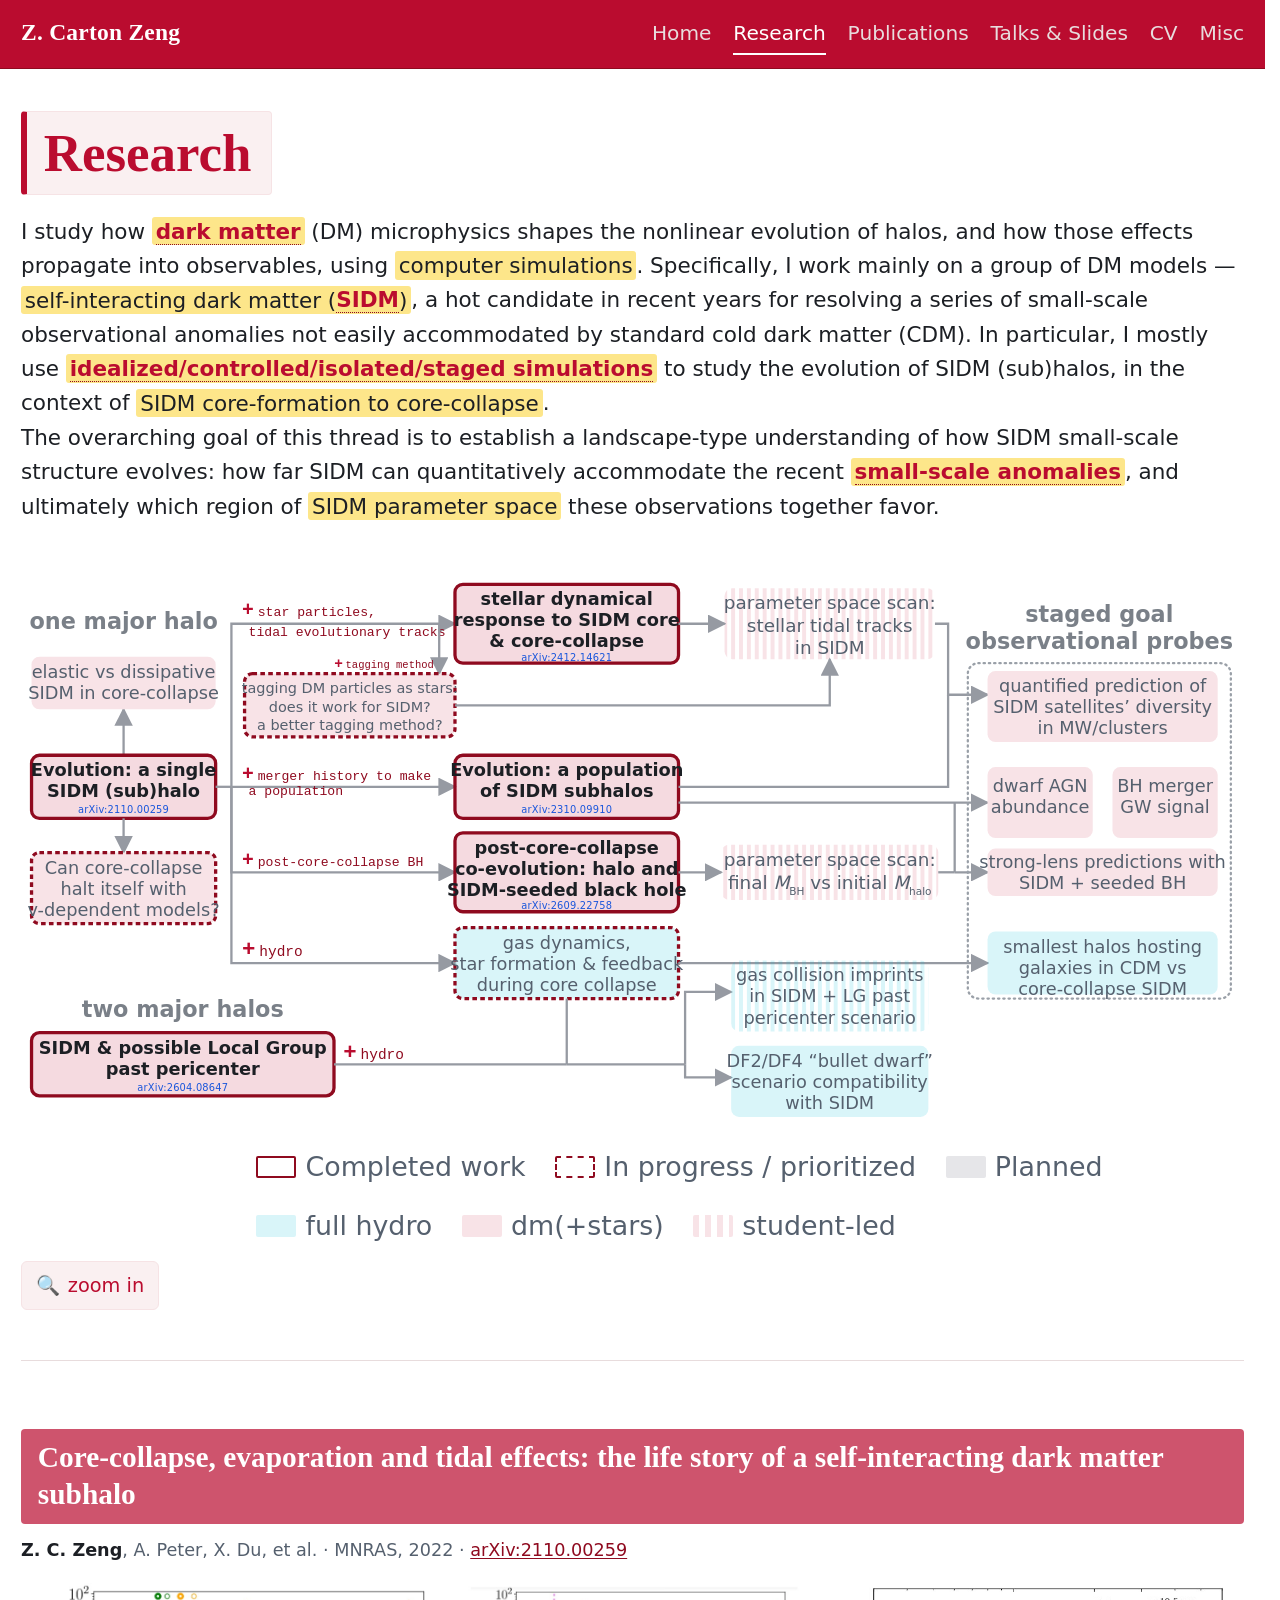
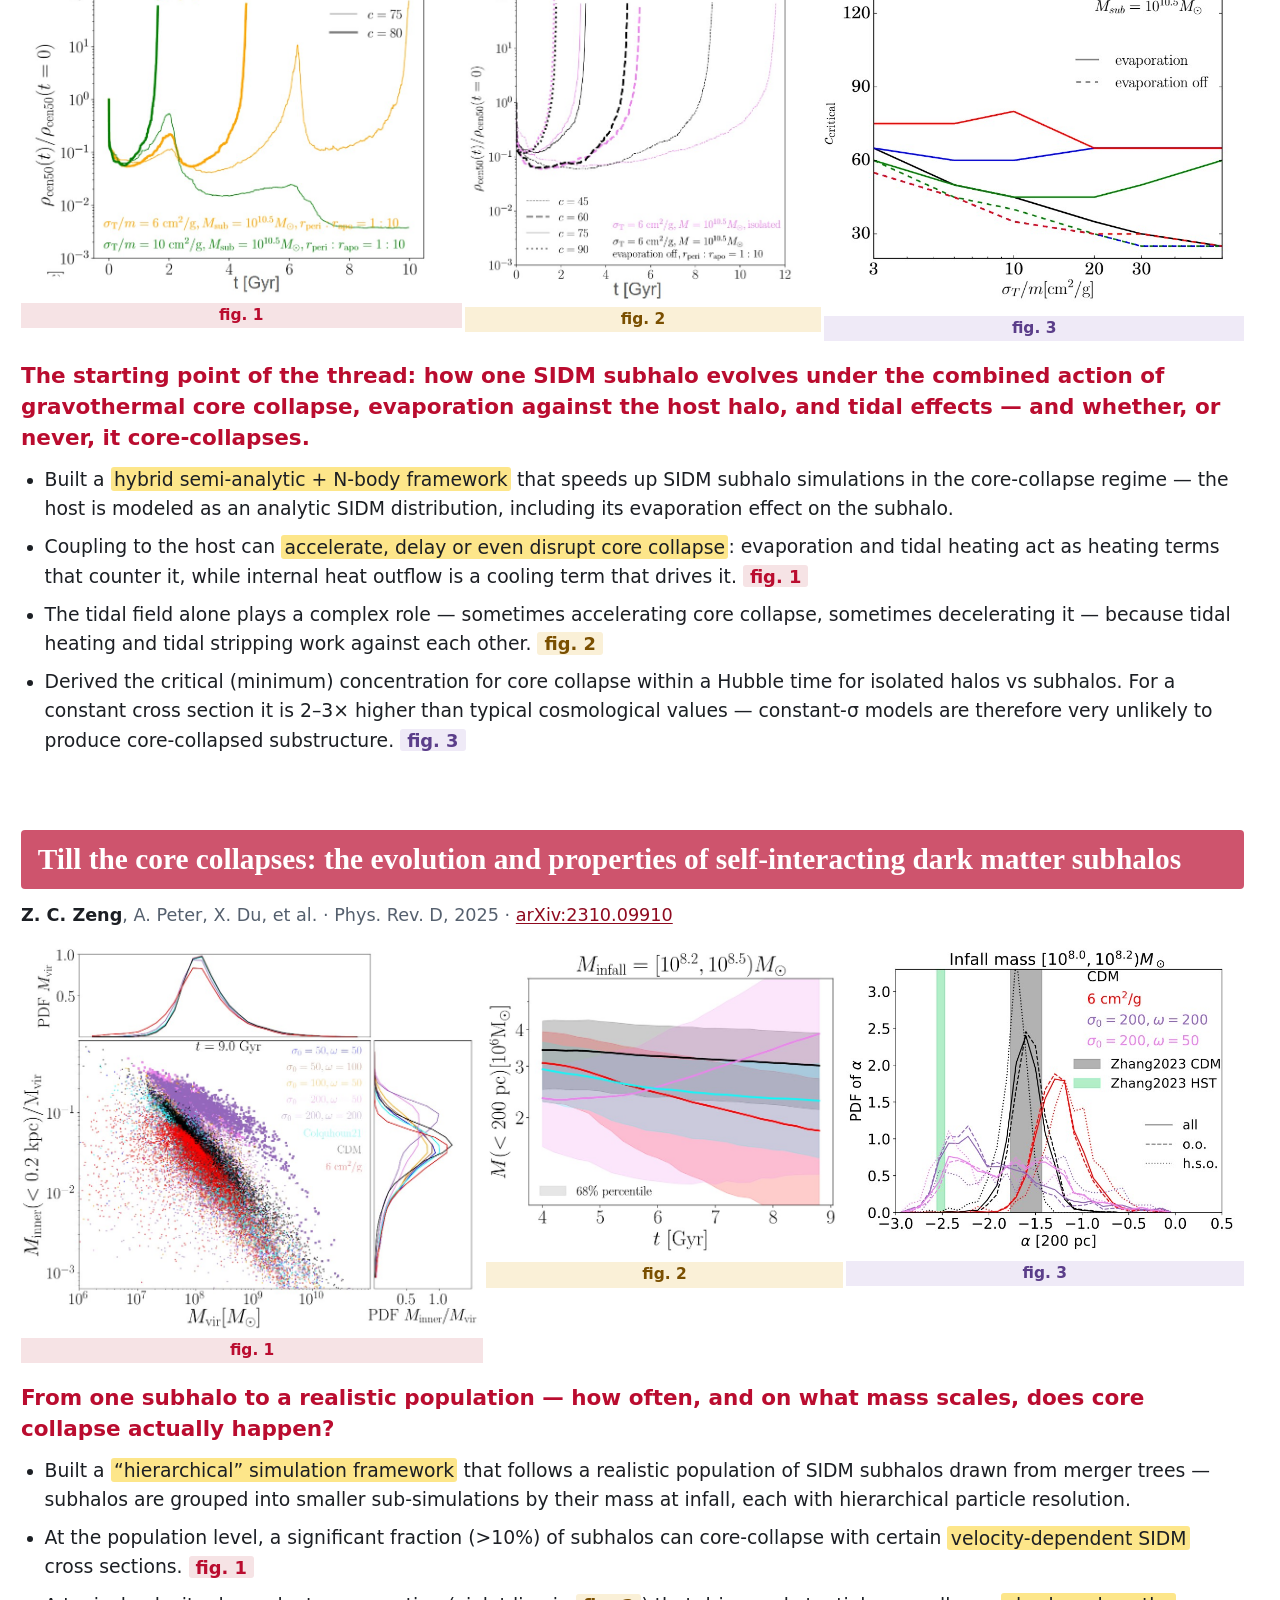
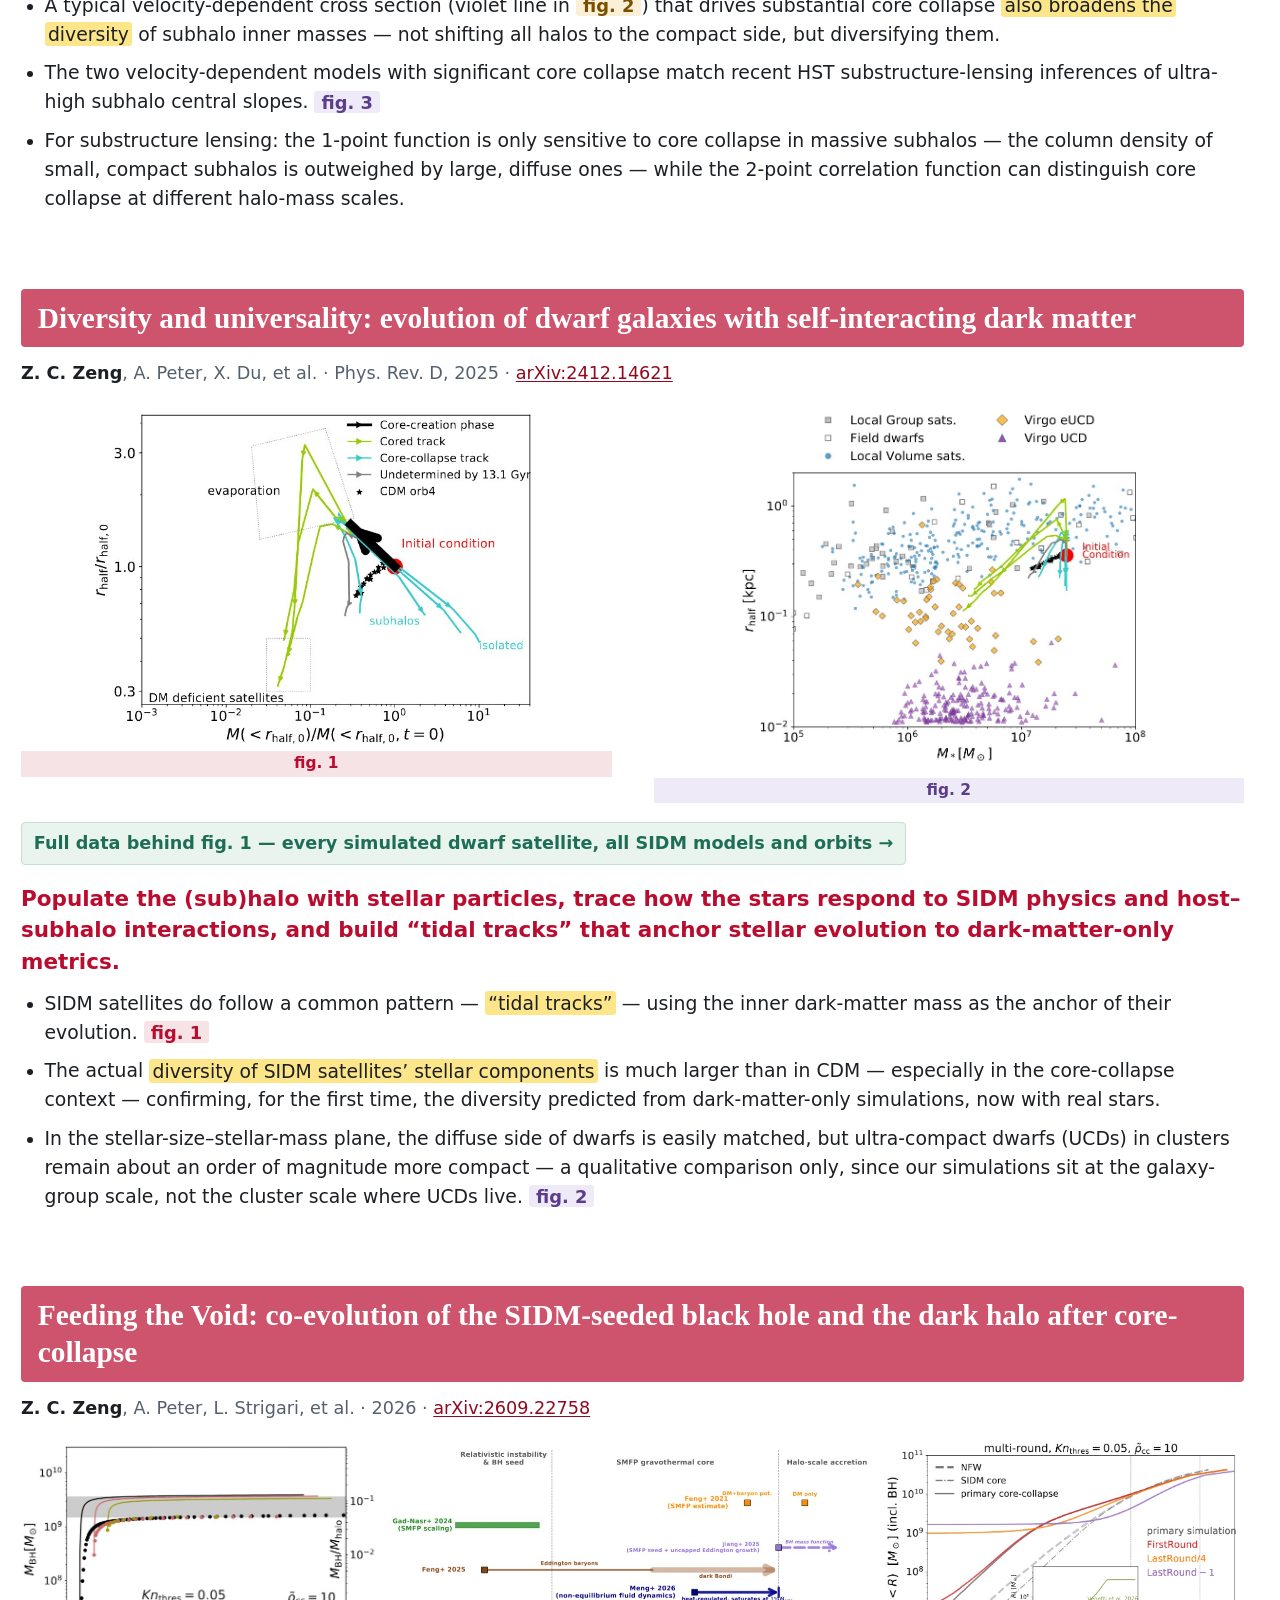
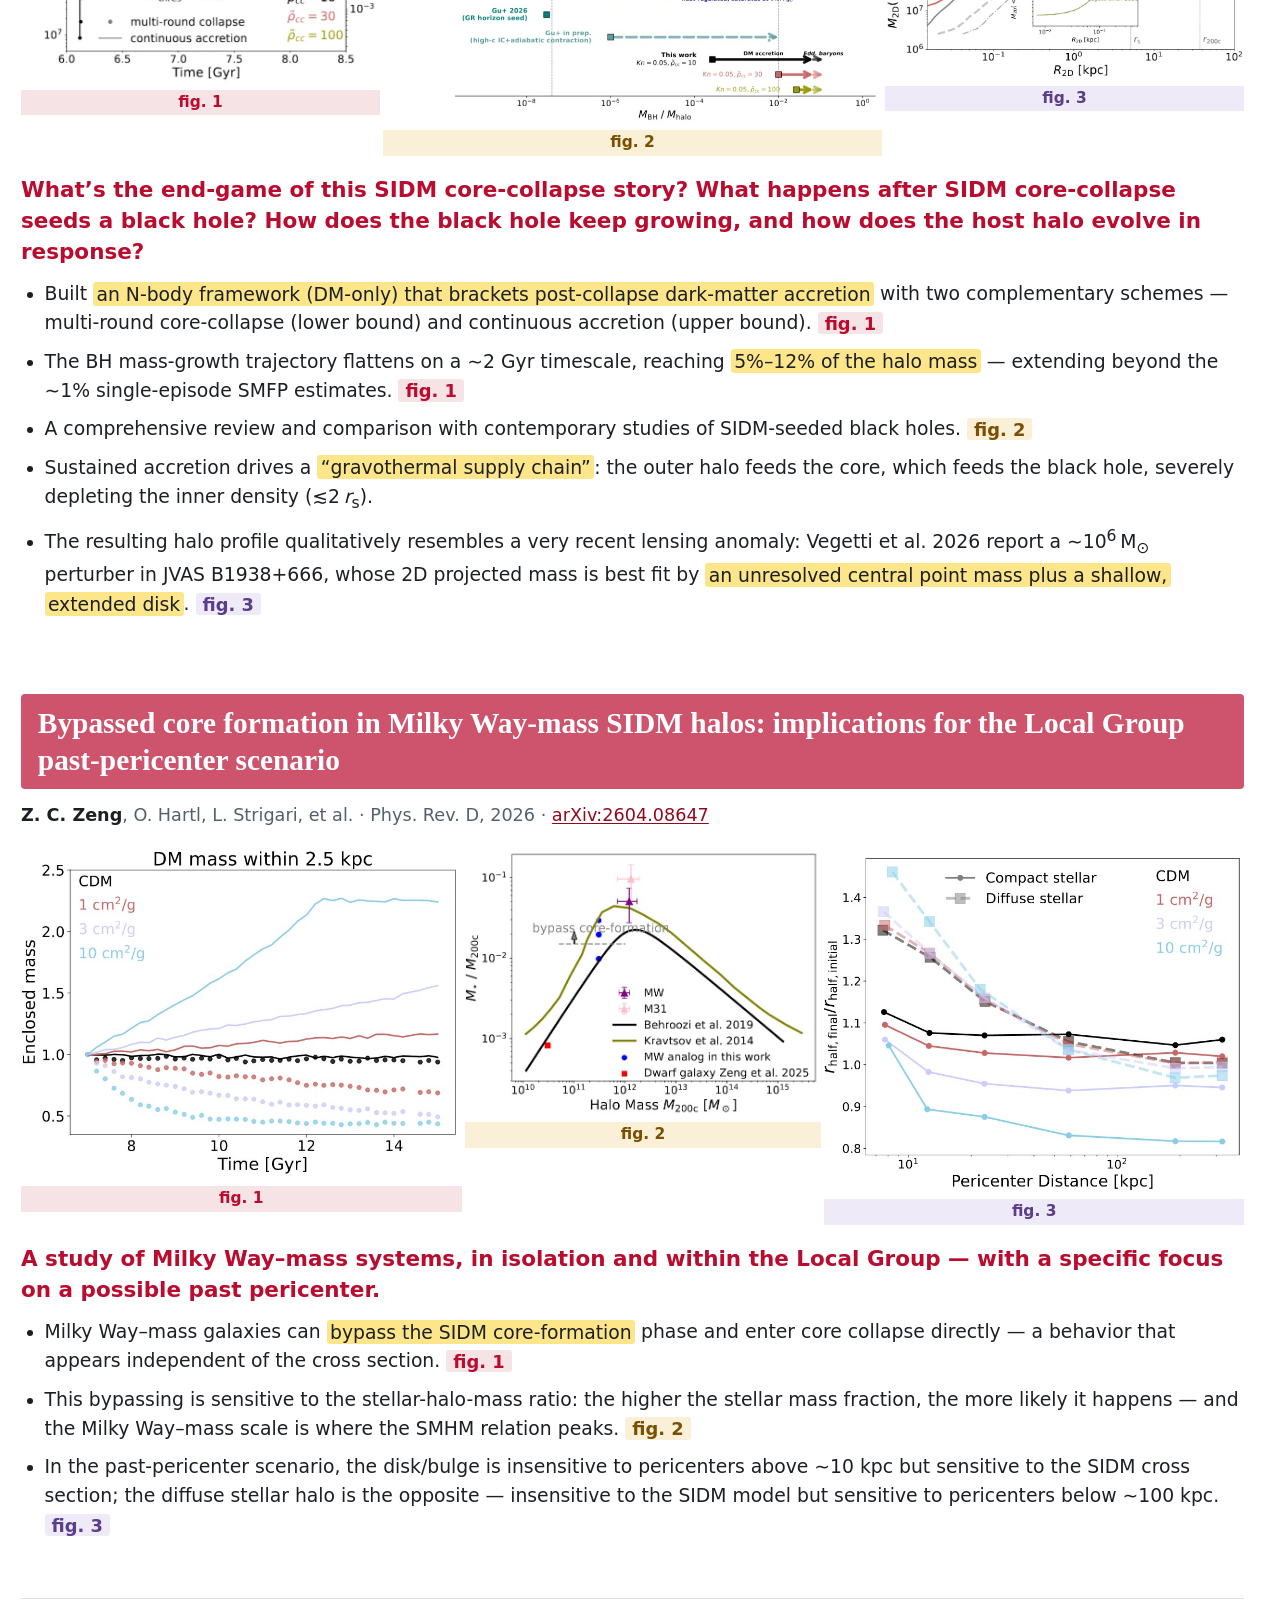
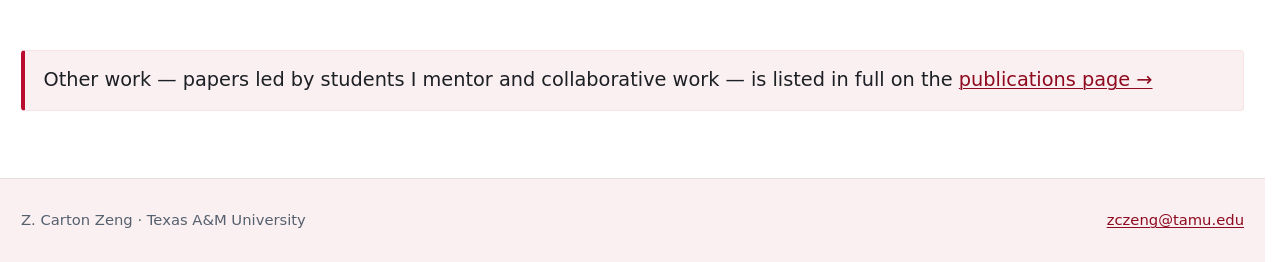
<file: research.html>
<!DOCTYPE html>
<html lang="en">
<head>
<meta charset="utf-8">
<meta name="viewport" content="width=device-width, initial-scale=1">
<title>Research &middot; Z. Carton Zeng</title>
<meta name="description" content="A single research thread on self-interacting dark matter: from the evolution of an individual subhalo to dwarf galaxies, satellite populations, and central black holes.">
<link rel="canonical" href="https://cartonzeng.github.io/research.html">
<link rel="stylesheet" href="assets/css/site.css">
</head>
<body>

<header class="site-header">
  <div class="wrap-wide">
    <a class="brand" href="index.html">Z. Carton Zeng</a>
    <nav class="site-nav" aria-label="Main">
      <a href="index.html">Home</a>
      <a href="research.html" aria-current="page">Research</a>
      <a href="publications.html">Publications</a>
      <a href="talks.html">Talks &amp; Slides</a>
      <a href="cv.html">CV</a>
      <a href="misc.html">Misc</a>
    </nav>
  </div>
</header>

<main>
  <div class="wrap-wide">
    <h1>Research</h1>
    <div class="research-intro">
      <p>
        I study how
        <span class="hl"><span class="term" tabindex="0" aria-describedby="tip-dm">dark matter<span class="term-tip term-tip--qa" id="tip-dm" role="tooltip">
          <span class="term-tip-title">dark matter q&amp;a</span>
          <span class="qa-q">Q: what is dark matter?</span>
          <span class="qa-a">A: short answer &mdash; we don&rsquo;t know. It&rsquo;s a hypothetical form of matter physicists invoke to explain observations that are otherwise very hard to explain: galaxy rotation curves, gravitational lensing, the CMB, the Bullet Cluster, and large-scale structure. It &ldquo;should&rdquo; not interact electromagnetically (hence invisible, or &ldquo;dark&rdquo;), and we have no direct evidence of it interacting with ordinary matter.</span>
          <span class="qa-q">Q: then why do we need it?</span>
          <span class="qa-a">A: because it explains a wide range of observations. Even if it&rsquo;s &ldquo;just&rdquo; a model, it&rsquo;s a good, useful model &mdash; and even if dark matter isn&rsquo;t literally &ldquo;matter&rdquo;, something equivalent must exist to explain those observations. Physics is all about models. <em>&ldquo;All models are wrong. Some are useful.&rdquo;</em></span>
        </span></span></span> (DM) microphysics shapes the nonlinear evolution
        of halos, and how those effects propagate into observables, using <span class="hl">computer simulations</span>. Specifically, I work mainly on a group of DM models &mdash; <span class="hl">self-interacting dark matter (<span class="term" tabindex="0" aria-describedby="tip-sidm">SIDM<span class="term-tip term-tip--wide" id="tip-sidm" role="tooltip">
          <span class="term-tip-title">sidm q&amp;a</span>
          <span class="qa-q">Q: what is SIDM?</span>
          <span class="qa-a">A: whereas CDM is collisionless and only interacts gravitationally, SIDM adds particle-physics scatterings, characterized by their strength (the cross section), plus extra degrees of freedom &mdash; some models include energy dissipation or transitions between excitation states during a scattering event.</span>
          <span class="qa-q">Q: why does SIDM feel like just adding a degree of freedom to CDM, so physicists can fine-tune and force-fit the observations? It sounds like an ugly manipulation!</span>
          <span class="qa-a">A: you&rsquo;re not wrong. But I&rsquo;d frame it differently: assuming DM is completely collisionless is actually the stronger assumption &mdash; every form of ordinary matter interacts (that&rsquo;s how we observe it). It&rsquo;s more natural to put some placeholder self-interaction in there, and then try to constrain its strength.</span>
        </span></span>)</span>, a hot candidate in recent years for resolving a series of small-scale observational anomalies not easily accommodated by standard cold dark matter (CDM). In particular, I mostly use
        <span class="hl"><span class="term" tabindex="0" aria-describedby="tip-ideal">idealized/controlled/isolated/staged simulations<span class="term-tip term-tip--wide" id="tip-ideal" role="tooltip">I.e., not a full cosmological simulation box, but one or a few main halos and their subhalos. The unique advantage is good/scalable resolution at reasonable computational cost, together with clean physics (i.e., you can separate the physics you want to study from complicated environmental effects) &mdash; at the cost of &ldquo;idealized assumptions&rdquo; (hopefully not too significant at the present stage), such as spherical symmetry in initializing halos, and isolation from the cosmic environment (yes, this is a double-edged sword).</span></span></span>
        to study the evolution of SIDM (sub)halos, in the context of <span class="hl">SIDM core-formation to core-collapse</span>.
      </p>
      <p>
        The overarching goal of this thread is to establish a landscape-type understanding of how SIDM
        small-scale structure evolves: how far SIDM can quantitatively accommodate the recent
        <span class="hl"><span class="term" tabindex="0" aria-describedby="tip-anom">small-scale anomalies<span class="term-tip term-tip--wide" id="tip-anom" role="tooltip">
          <span class="term-tip-title">small-scale anomalies</span>
          <span class="tip-list">
            <span class="tip-item"><strong>Diversity problem of dwarf galaxies</strong></span>
            <span class="tip-item"><strong>Ultra-compact dark perturbers to strong lenses</strong> via gravitational imaging of the lensed Einstein ring</span>
            <span class="tip-item"><strong>Excess galaxy&ndash;galaxy lensing signals</strong></span>
            <span class="tip-item"><strong>Ultra-compact dark perturbers to stellar streams</strong></span>
            <span class="tip-item"><strong>High-redshift massive black holes (&ldquo;little red dots&rdquo;)</strong></span>
          </span>
        </span></span></span>, and ultimately which region of
        <span class="hl">SIDM parameter space</span> these observations together favor.
      </p>
    </div>

    <!--
      Confirmed node mapping (2026-08, extended 2026-09); vertical order:
        1  a single SIDM (sub)halo              -> 2110.00259  (life story)
           (future) elastic vs dissipative SIDM in core-collapse  (above 2110)
        3  stellar response to core, …          -> 2412.14621  (dwarf / tidal-track)   TOP branch
           edge 1→3: +star particles to establish a tidal-evolution track type of study
           (dashed, forks down from the top branch): tagging method side-question
        2  a population of SIDM subhalos        -> 2310.09910  (till the core collapses)  2nd branch
           edge 1→2: +merger history to make a population
        5  SIDM–BH formation                  -> 2609.22758  (feeding the void)
        4  SIDM & possible LG past pericenter -> 2604.08647  (bypassed; separate block)
        (dashed)  Can core-collapse halt itself with v-dependent models?  (below 2110)
        (ongoing/prioritize, dashed)  +hydro -> gas dynamics, star formation & feedback
                  during core collapse
        (future)  parameter space scan: stellar tidal tracks in SIDM,
                  fed by both tagging and the tidal-track box
        (future)  quantified prediction of SIDM satellites' diversity in MW/clusters,
                  fed by the population study and the landscape tidal-track node
        (future)  dwarf AGN/BH abundance prediction given SIDM models — fed by BOTH the
                  population study (down-right diagonal) and the post-collapse-BH box
                  (up-right diagonal), which merge into this single node
        (future)  strong-lens predictions with SIDM + seeded BH — horizontal extension
                  straight right from the post-collapse-BH box
        (future)  +hydro line right from LG past pericenter forks up/down
                  into stacked "gas collision imprints" and "bullet dwarf" nodes
        Color: pink fill = dm(+stars); low-alpha cyan fill = full hydro (+hydro nodes).
      -->

    <figure class="roadmap-figure">
      <!--
        Font sizes are SVG attributes (user units), NOT CSS px — see site.css
        note on .rm-node text. Right column starts at x=800 so the long edge
        labels sit entirely in the corridor and never cross a box border.
        Four branches fan out of box 1 (top, middle, bottom, +hydro). The
        top branch (star particles, 2412) forks down to the tagging
        side-question; tagging and the tidal-track box both feed the
        "parameter space scan: stellar tidal tracks" future node, which plus the population-study box
        (second branch, 2310) feeds the "quantified prediction" node.
        The +hydro branch runs to a star-formation/feedback node (dashed =
        ongoing/prioritize) that drops down to merge with the LG +hydro line.
        From the
        population box (2310, second branch) a diagonal runs down-right and
        from the post-collapse-BH box (2609, bottom branch) a diagonal runs
        up-right; the two merge into a single "dwarf AGN/BH abundance"
        future node, and the 2609 box also extends straight right into a
        "strong-lens predictions" node. A separate +hydro line from the LG
        past-pericenter block runs right and forks
        up/down into stacked "gas collision imprints" and "bullet dwarf"
        future nodes. A dashed side-question ("Can core-collapse halt
        itself?") hangs below box 1. Pink fill = dm(+stars); low-alpha
        cyan fill = full hydro.
      -->
      <div class="roadmap-scroll">
                                    <svg class="roadmap-svg" viewBox="0 0 1860 880" role="img"
           aria-label="Diagram of the SIDM research thread, including ongoing hydro and tidal-track parameter-space scans, and a related Local Group project.">
        <defs>
          <marker id="arrow" viewBox="0 0 10 10" refX="9" refY="5"
                  markerWidth="8" markerHeight="8" orient="auto-start-reverse">
            <path d="M 0 0 L 10 5 L 0 10 z" fill="#969aa2"></path>
          </marker>
          <pattern id="rm-stripe-pink" width="12" height="12" patternUnits="userSpaceOnUse">
            <rect width="6" height="12" fill="#f8e3e7"></rect>
          </pattern>
          <pattern id="rm-stripe-cyan" width="12" height="12" patternUnits="userSpaceOnUse">
            <rect width="6" height="12" fill="rgba(0, 188, 212, 0.15)"></rect>
          </pattern>
        </defs>

        <!-- section annotation: this 2110 thread deals with one major halo -->
        <text class="rm-section-label" x="156" y="108" text-anchor="middle" font-size="34">one major halo</text>

        <!-- elastic vs dissipative SIDM question hanging above box 1 -->
        <path class="rm-edge" d="M 156 300 L 156 230" marker-end="url(#arrow)"></path>
        <g class="rm-node--future">
          <rect x="16" y="150" width="280" height="80" rx="12"></rect>
          <text x="156" y="182" text-anchor="middle" font-size="27">elastic vs dissipative</text>
          <text x="156" y="214" text-anchor="middle" font-size="27">SIDM in core-collapse</text>
        </g>

        <!-- 1 -->
        <a class="rm-node" href="#life-story-2022">
          <rect x="16" y="300" width="280" height="96" rx="12"></rect>
          <text x="156" y="332" text-anchor="middle" font-size="27">Evolution: a single</text>
          <text x="156" y="364" text-anchor="middle" font-size="27">SIDM (sub)halo</text>
          <text class="rm-meta" x="156" y="388" text-anchor="middle" font-size="15">arXiv:2110.00259</text>
        </a>

        <!-- Dashed side-question below the single-subhalo block. -->
        <path class="rm-edge" d="M 156 396 L 156 448" marker-end="url(#arrow)"></path>
        <g class="rm-node--dashed">
          <rect x="16" y="448" width="280" height="108" rx="12"></rect>
          <text x="156" y="480" text-anchor="middle" font-size="27">Can core-collapse</text>
          <text x="156" y="512" text-anchor="middle" font-size="27">halt itself with</text>
          <text x="156" y="544" text-anchor="middle" font-size="27">v-dependent models?</text>
        </g>

        <!-- Stem exits the right edge of box 1, then fans into 4 branches. -->
        <path class="rm-edge" d="M 296 348 L 320 348"></path>
        <path class="rm-edge" d="M 320 348 L 320 100 L 660 100" marker-end="url(#arrow)"></path>
        <path class="rm-edge" d="M 320 348 L 660 348" marker-end="url(#arrow)"></path>
        <path class="rm-edge" d="M 320 348 L 320 478 L 660 478" marker-end="url(#arrow)"></path>
        <path class="rm-edge" d="M 320 348 L 320 616 L 660 616" marker-end="url(#arrow)"></path>

        <!-- Top link: above / below the branch at y=100 (tidal-track / 2412) -->
        <text class="rm-edge-label" x="336" y="88" text-anchor="start">
          <tspan font-size="30" font-weight="700" fill="#ba0c2f">+</tspan><tspan font-size="20" dx="6">star particles,</tspan>
        </text>
        <text class="rm-edge-label" x="346" y="118" text-anchor="start" font-size="20">tidal evolutionary tracks</text>

        <!-- Middle link: above / below the branch at y=348 (population / 2310) -->
        <text class="rm-edge-label" x="336" y="338" text-anchor="start">
          <tspan font-size="30" font-weight="700" fill="#ba0c2f">+</tspan><tspan font-size="20" dx="6">merger history to make</tspan>
        </text>
        <text class="rm-edge-label" x="346" y="361" text-anchor="start" font-size="20">a population</text>

        <!-- Bottom link: one line above the branch at y=478 -->
        <text class="rm-edge-label" x="336" y="468" text-anchor="start">
          <tspan font-size="30" font-weight="700" fill="#ba0c2f">+</tspan><tspan font-size="20" dx="6">post-core-collapse BH</tspan>
        </text>

        <!-- Hydro link: one line above the branch at y=616 -->
        <text class="rm-edge-label" x="336" y="606" text-anchor="start">
          <tspan font-size="34" font-weight="700" fill="#ba0c2f">+</tspan><tspan font-size="22" dx="6">hydro</tspan>
        </text>

        <!-- Dashed side-question forking downward from the top "star particles" line (2412). -->
        <path class="rm-edge" d="M 636 100 L 636 176" marker-end="url(#arrow)"></path>
        <text class="rm-edge-label" x="628" y="168" text-anchor="end">
          <tspan font-size="22" font-weight="700" fill="#ba0c2f">+</tspan><tspan font-size="16" dx="4">tagging method</tspan>
        </text>
        <g class="rm-node--dashed">
          <rect x="340" y="176" width="320" height="96" rx="12"></rect>
          <text x="500" y="206" text-anchor="middle" font-size="22">tagging DM particles as stars:</text>
          <text x="500" y="234" text-anchor="middle" font-size="22">does it work for SIDM?</text>
          <text x="500" y="262" text-anchor="middle" font-size="22">a better tagging method?</text>
        </g>

        <!-- 3 (top branch): stellar dynamical response  3 title lines at font 27 -->
        <a class="rm-node" href="#dwarf-diversity-2025">
          <rect x="660" y="40" width="340" height="120" rx="12"></rect>
          <text x="830" y="72" text-anchor="middle" font-size="27">stellar dynamical</text>
          <text x="830" y="104" text-anchor="middle" font-size="27">response to SIDM core</text>
          <text x="830" y="136" text-anchor="middle" font-size="27">&amp; core-collapse</text>
          <text class="rm-meta" x="830" y="156" text-anchor="middle" font-size="15">arXiv:2412.14621</text>
        </a>

        <!-- 2 (second branch): a population of SIDM subhalos -->
        <a class="rm-node" href="#tidal-tracks-2025">
          <rect x="660" y="300" width="340" height="96" rx="12"></rect>
          <text x="830" y="332" text-anchor="middle" font-size="27">Evolution: a population</text>
          <text x="830" y="364" text-anchor="middle" font-size="27">of SIDM subhalos</text>
          <text class="rm-meta" x="830" y="388" text-anchor="middle" font-size="15">arXiv:2310.09910</text>
        </a>

        <!-- 5 -->
        <a class="rm-node" href="#black-hole-forthcoming">
          <rect x="660" y="418" width="340" height="120" rx="12"></rect>
          <text x="830" y="450" text-anchor="middle" font-size="27">post-core-collapse</text>
          <text x="830" y="482" text-anchor="middle" font-size="27">co-evolution: halo and</text>
          <text x="830" y="514" text-anchor="middle" font-size="27">SIDM-seeded black hole</text>
          <text class="rm-meta" x="830" y="534" text-anchor="middle" font-size="15">arXiv:2609.22758</text>
        </a>

        <!-- ongoing/prioritize: +hydro (dashed) -->
        <g class="rm-node--dashed rm-node--hydro">
          <rect x="660" y="562" width="340" height="108" rx="12"></rect>
          <text x="830" y="594" text-anchor="middle" font-size="27">gas dynamics,</text>
          <text x="830" y="626" text-anchor="middle" font-size="27">star formation &amp; feedback</text>
          <text x="830" y="658" text-anchor="middle" font-size="27">during core collapse</text>
        </g>

        <!-- intermediate: parameter-space scan of tidal tracks — 3 lines at font 28 -->
        <g class="rm-node--future rm-node--stripe">
          <rect x="1070" y="46" width="320" height="108" rx="12"></rect>
          <text x="1230" y="78" text-anchor="middle" font-size="28">parameter space scan:</text>
          <text x="1230" y="112" text-anchor="middle" font-size="28">stellar tidal tracks</text>
          <text x="1230" y="146" text-anchor="middle" font-size="28">in SIDM</text>
        </g>

        <!-- intermediate: parameter-space scan bridging 2609 and the dwarf AGN/BH node -->
        <g class="rm-node--future rm-node--stripe">
          <rect x="1065" y="436" width="330" height="84" rx="12"></rect>
          <text x="1230" y="468" text-anchor="middle" font-size="28">parameter space scan:</text>
          <text x="1230" y="504" text-anchor="middle" font-size="28">final <tspan font-style="italic">M</tspan><tspan baseline-shift="sub" font-size="16">BH</tspan> vs initial <tspan font-style="italic">M</tspan><tspan baseline-shift="sub" font-size="16">halo</tspan></text>
        </g>

        <!-- Connectors into the intermediate scans and the staged-goal column. -->
        <!-- 2412 -> tidal scan: off-center landing on scan left edge (y≈100) -->
        <path class="rm-edge" d="M 1000 100 L 1070 100" marker-end="url(#arrow)"></path>
        <path class="rm-edge" d="M 660 224 L 1230 224 L 1230 154" marker-end="url(#arrow)"></path>
        <!-- tidal scan + 2310 merge into quantified (landing mid-left of quantified) -->
        <path class="rm-edge" d="M 1390 100 L 1410 100 L 1410 208 L 1470 208" marker-end="url(#arrow)"></path>
        <path class="rm-edge" d="M 1000 348 L 1410 348 L 1410 208"></path>
        <!-- 2310 lower exit -> dwarf AGN -->
        <path class="rm-edge" d="M 1000 372 L 1420 372 L 1470 372" marker-end="url(#arrow)"></path>
        <!-- 2609 -> M_halo scan -->
        <path class="rm-edge" d="M 1000 478 L 1065 478" marker-end="url(#arrow)"></path>
        <!-- M_halo scan forks: right to strong-lens, up to dwarf merge -->
        <path class="rm-edge" d="M 1395 478 L 1420 478"></path>
        <path class="rm-edge" d="M 1420 478 L 1470 478" marker-end="url(#arrow)"></path>
        <path class="rm-edge" d="M 1420 478 L 1420 372"></path>
        <!-- gas dynamics -> smallest (off-center on smallest left edge) -->
        <path class="rm-edge" d="M 1000 616 L 1470 616" marker-end="url(#arrow)"></path>

        <!-- staged goal / observational probes envelope (rightmost column) -->
        <rect class="rm-envelope" x="1440" y="160" width="400" height="510" rx="16" fill="none"></rect>
        <text class="rm-envelope-label" x="1640" y="98" text-anchor="middle" font-size="34">staged goal</text>
        <text class="rm-envelope-label" x="1640" y="138" text-anchor="middle" font-size="34">observational probes</text>

        <!-- future: quantified prediction of satellite diversity -->
        <g class="rm-node--future">
          <rect x="1470" y="172" width="350" height="108" rx="12"></rect>
          <text x="1645" y="204" text-anchor="middle" font-size="27">quantified prediction of</text>
          <text x="1645" y="236" text-anchor="middle" font-size="27">SIDM satellites&rsquo; diversity</text>
          <text x="1645" y="268" text-anchor="middle" font-size="27">in MW/clusters</text>
        </g>

        <!-- future: dwarf AGN abundance & GW merger signal (parallel, side by side) -->
        <g class="rm-node--future">
          <rect x="1470" y="318" width="160" height="108" rx="12"></rect>
          <text x="1550" y="356" text-anchor="middle" font-size="27">dwarf AGN</text>
          <text x="1550" y="388" text-anchor="middle" font-size="27">abundance</text>
        </g>
        <g class="rm-node--future">
          <rect x="1660" y="318" width="160" height="108" rx="12"></rect>
          <text x="1740" y="356" text-anchor="middle" font-size="27">BH merger</text>
          <text x="1740" y="388" text-anchor="middle" font-size="27">GW signal</text>
        </g>

        <!-- future: strong-lens predictions -->
        <g class="rm-node--future">
          <rect x="1470" y="442" width="350" height="72" rx="12"></rect>
          <text x="1645" y="472" text-anchor="middle" font-size="27">strong-lens predictions with</text>
          <text x="1645" y="504" text-anchor="middle" font-size="27">SIDM + seeded BH</text>
        </g>

        <!-- future: smallest halos hosting galaxies  3 lines at font 27 -->
        <g class="rm-node--future rm-node--hydro">
          <rect x="1470" y="568" width="350" height="96" rx="12"></rect>
          <text x="1645" y="600" text-anchor="middle" font-size="27">smallest halos hosting</text>
          <text x="1645" y="632" text-anchor="middle" font-size="27">galaxies in CDM vs</text>
          <text x="1645" y="664" text-anchor="middle" font-size="27">core-collapse SIDM</text>
        </g>

        <!-- section annotation: the LG pericenter scenario involves two major halos -->
        <text class="rm-section-label" x="246" y="698" text-anchor="middle" font-size="34">two major halos</text>

        <!-- 4 -->
        <a class="rm-node" href="#bypassed-core-2026">
          <rect x="16" y="722" width="460" height="96" rx="12"></rect>
          <text x="246" y="754" text-anchor="middle" font-size="27">SIDM &amp; possible Local Group</text>
          <text x="246" y="786" text-anchor="middle" font-size="27">past pericenter</text>
          <text class="rm-meta" x="246" y="810" text-anchor="middle" font-size="15">arXiv:2604.08647</text>
        </a>

        <!-- +hydro line: gas-dynamics node drops down, merges with the LG
             pericenter line, then forks up/down into two stacked branches. -->
        <path class="rm-edge" d="M 830 670 L 830 770"></path>
        <path class="rm-edge" d="M 476 770 L 830 770"></path>
        <path class="rm-edge" d="M 830 770 L 1010 770"></path>
        <path class="rm-edge" d="M 1010 770 L 1010 660 L 1080 660" marker-end="url(#arrow)"></path>
        <path class="rm-edge" d="M 1010 770 L 1010 790 L 1080 790" marker-end="url(#arrow)"></path>
        <text class="rm-edge-label" x="490" y="762" text-anchor="start">
          <tspan font-size="34" font-weight="700" fill="#ba0c2f">+</tspan><tspan font-size="22" dx="6">hydro</tspan>
        </text>

        <!-- future: gas collision imprints in SIDM + LG past pericenter (upper) -->
        <g class="rm-node--future rm-node--hydro rm-node--stripe">
          <rect x="1080" y="612" width="300" height="108" rx="12"></rect>
          <text x="1230" y="644" text-anchor="middle" font-size="27">gas collision imprints</text>
          <text x="1230" y="676" text-anchor="middle" font-size="27">in SIDM + LG past</text>
          <text x="1230" y="708" text-anchor="middle" font-size="27">pericenter scenario</text>
        </g>

        <!-- future: DF2/DF4 bullet dwarf compatibility (lower) -->
        <g class="rm-node--future rm-node--hydro">
          <rect x="1080" y="742" width="300" height="108" rx="12"></rect>
          <text x="1230" y="774" text-anchor="middle" font-size="27">DF2/DF4 &ldquo;bullet dwarf&rdquo;</text>
          <text x="1230" y="806" text-anchor="middle" font-size="27">scenario compatibility</text>
          <text x="1230" y="838" text-anchor="middle" font-size="27">with SIDM</text>
        </g>
      </svg>





      </div>
      <figcaption class="roadmap-legend">
        <div class="roadmap-legend__row">
          <span><i class="legend-swatch"></i> Completed work</span>
          <span><i class="legend-swatch legend-swatch--ongoing"></i> In progress / prioritized</span>
          <span><i class="legend-swatch legend-swatch--future"></i> Planned</span>
        </div>
        <div class="roadmap-legend__row">
          <span><i class="legend-swatch legend-swatch--hydro"></i> full hydro</span>
          <span><i class="legend-swatch legend-swatch--dmstars"></i> dm(+stars)</span>
          <span><i class="legend-swatch legend-swatch--stripe"></i> student-led</span>
        </div>
      </figcaption>
      <button type="button" class="roadmap-zoom" aria-label="View the roadmap at full size">
        <span aria-hidden="true">🔍</span> zoom in
      </button>
    </figure>

    <!-- Linear version for narrow screens. -->
    <ol class="roadmap-list">
      <li>
        <a href="#life-story-2022">Evolution: a single SIDM (sub)halo</a>
        <span class="rm-list-meta">arXiv:2110.00259</span>
      </li>
      <li class="is-future">
        elastic vs dissipative SIDM in core-collapse
      </li>
      <li>
        Can core-collapse halt itself with v-dependent models?
      </li>
      <li>
        <span class="rm-list-step"><span class="rm-plus">+</span> star particles, tidal evolutionary tracks</span><br>
        <a href="#dwarf-diversity-2025">stellar dynamical response to SIDM core and core-collapse</a>
        <span class="rm-list-meta">arXiv:2412.14621</span>
      </li>
      <li>
        <span class="rm-list-step"><span class="rm-plus">+</span> tagging method</span><br>
        tagging DM particles as stars: does it work for SIDM? &middot; a better tagging method?
      </li>
      <li class="is-future is-stripe">
        parameter space scan: stellar tidal tracks in SIDM
      </li>
      <li>
        <span class="rm-list-step"><span class="rm-plus">+</span> merger history to make a population</span><br>
        <a href="#tidal-tracks-2025">Evolution: a population of SIDM subhalos</a>
        <span class="rm-list-meta">arXiv:2310.09910</span>
      </li>
      <li class="is-future">
        quantified prediction of SIDM satellites&rsquo; diversity in MW/clusters
      </li>
      <li>
        <span class="rm-list-step"><span class="rm-plus">+</span> post-core-collapse BH</span><br>
        <a href="#black-hole-forthcoming">post-core-collapse co-evolution: halo and SIDM-seeded black hole</a>
        <span class="rm-list-meta">arXiv:2609.22758</span>
      </li>
      <li class="is-future is-stripe">
        parameter space scan: <em>M</em><sub>halo</sub> vs <em>M</em><sub>BH</sub>
      </li>
      <li class="is-future">
        dwarf AGN abundance
      </li>
      <li class="is-future">
        BH merger GW signal from SIDM-seeded BHs
      </li>
      <li class="is-future">
        strong-lens predictions with SIDM + seeded BH
      </li>
      <li class="is-ongoing is-hydro">
        <span class="rm-list-step"><span class="rm-plus">+</span> hydro</span><br>
        gas dynamics, star formation &amp; feedback during core collapse
      </li>
      <li class="is-future">
        smallest halos hosting galaxies in CDM vs core-collapse SIDM
      </li>
      <li>
        <a href="#bypassed-core-2026">SIDM &amp; possible Local Group past pericenter</a>
        <span class="rm-list-meta">arXiv:2604.08647</span>
      </li>
      <li class="is-future is-hydro is-stripe">
        <span class="rm-list-step"><span class="rm-plus">+</span> hydro</span><br>
        gas collision imprints in SIDM + LG past pericenter scenario
      </li>
      <li class="is-future is-hydro">
        DF2/DF4 &ldquo;bullet dwarf&rdquo; scenario compatibility with SIDM
      </li>
    </ol>

    <hr class="rule">
  </div>

  <div class="wrap-wide">

    <article class="paper" id="life-story-2022">
      <h3><a href="https://arxiv.org/abs/2110.00259">Core-collapse, evaporation and tidal effects:
        the life story of a self-interacting dark matter subhalo</a></h3>
      <p class="paper-meta">
        <strong>Z. C. Zeng</strong>, A. Peter, X. Du, et al. &middot;
        MNRAS, 2022 &middot; <a href="https://arxiv.org/abs/2110.00259">arXiv:2110.00259</a>
      </p>
      <div class="paper-figs figs-3">
        <figure>
          <img src="assets/img/papers/life-story-1.jpg" alt="The hybrid framework: an analytic SIDM host halo (including its evaporation effect) surrounding an N-body subhalo.">
          <figcaption class="fig-tag fig-ref-left">fig.&nbsp;1</figcaption>
        </figure>
        <figure>
          <img src="assets/img/papers/life-story-2.jpg" alt="Subhalo central-density evolution: internal heat outflow versus evaporation and tidal heating decide whether core collapse proceeds.">
          <figcaption class="fig-tag fig-ref-middle">fig.&nbsp;2</figcaption>
        </figure>
        <figure>
          <img src="assets/img/papers/life-story-3.jpg" alt="Critical concentration for core collapse in a Hubble time: subhalos sit well above isolated halos, so constant-cross-section models rarely collapse.">
          <figcaption class="fig-tag fig-ref-right">fig.&nbsp;3</figcaption>
        </figure>
      </div>
      <p class="paper-lede">
        The starting point of the thread: how one SIDM subhalo evolves under the combined action
        of gravothermal core collapse, evaporation against the host halo, and tidal effects &mdash;
        and whether, or never, it core-collapses.
      </p>
      <ul class="paper-points">
        <li>
          Built a <span class="hl">hybrid semi-analytic + N-body framework</span> that speeds up SIDM subhalo
          simulations in the core-collapse regime &mdash; the host is modeled as an analytic
          SIDM distribution, including its evaporation effect on the subhalo.
        </li>
        <li>
          Coupling to the host can <span class="hl">accelerate, delay or even disrupt core
          collapse</span>: evaporation and tidal heating act as heating terms that counter it,
          while internal heat outflow is a cooling term that drives it.
          <span class="fig-ref fig-ref-left">fig.&nbsp;1</span>
        </li>
        <li>
          The tidal field alone plays a complex role &mdash; sometimes accelerating core collapse,
          sometimes decelerating it &mdash; because tidal heating and tidal stripping work against each other.
          <span class="fig-ref fig-ref-middle">fig.&nbsp;2</span>
        </li>
        <li>
          Derived the critical (minimum) concentration for core collapse within a Hubble time for
          isolated halos vs subhalos. For a constant cross section it is 2&ndash;3&times; higher than
          typical cosmological values &mdash; constant-&sigma; models are therefore very unlikely to
          produce core-collapsed substructure.
          <span class="fig-ref fig-ref-right">fig.&nbsp;3</span>
        </li>
      </ul>
    </article>

    <article class="paper" id="tidal-tracks-2025">
      <h3><a href="https://arxiv.org/abs/2310.09910">Till the core collapses: the evolution and
        properties of self-interacting dark matter subhalos</a></h3>
      <p class="paper-meta">
        <strong>Z. C. Zeng</strong>, A. Peter, X. Du, et al. &middot;
        Phys. Rev. D, 2025 &middot; <a href="https://arxiv.org/abs/2310.09910">arXiv:2310.09910</a>
      </p>
      <div class="paper-figs figs-3 figs-3--2310">
        <figure>
          <img src="assets/img/papers/tidal-tracks-1.jpg" alt="Fraction of core-collapsed subhalos versus velocity-dependent cross-section model.">
          <figcaption class="fig-tag fig-ref-left">fig.&nbsp;1</figcaption>
        </figure>
        <figure>
          <img src="assets/img/papers/tidal-tracks-2.jpg" alt="Inner-mass distribution of subhalos, broadened when a velocity-dependent cross section drives core collapse.">
          <figcaption class="fig-tag fig-ref-middle">fig.&nbsp;2</figcaption>
        </figure>
        <figure>
          <img src="assets/img/papers/tidal-tracks-3.jpg" alt="Subhalo central slope predictions compared with HST substructure-lensing inferences.">
          <figcaption class="fig-tag fig-ref-right">fig.&nbsp;3</figcaption>
        </figure>
      </div>
      <p class="paper-lede">
        From one subhalo to a realistic population &mdash; how often, and on what mass scales, does
        core collapse actually happen?
      </p>
      <ul class="paper-points">
        <li>
          Built a <span class="hl">&ldquo;hierarchical&rdquo; simulation framework</span> that follows a realistic population of
          SIDM subhalos drawn from merger trees &mdash; subhalos are grouped into smaller sub-simulations by
          their mass at infall, each with hierarchical particle resolution.
        </li>
        <li>
          At the population level, a significant fraction (&gt;10%) of subhalos can core-collapse
          with certain <span class="hl">velocity-dependent SIDM</span> cross sections.
          <span class="fig-ref fig-ref-left">fig.&nbsp;1</span>
        </li>
        <li>
          A typical velocity-dependent cross section (violet line in
          <span class="fig-ref fig-ref-middle">fig.&nbsp;2</span>) that drives substantial core
          collapse <span class="hl">also broadens the diversity</span> of subhalo inner masses &mdash; not shifting all
          halos to the compact side, but diversifying them.
        </li>
        <li>
          The two velocity-dependent models with significant core collapse match recent HST
          substructure-lensing inferences of ultra-high subhalo central slopes.
          <span class="fig-ref fig-ref-right">fig.&nbsp;3</span>
        </li>
        <li>
          For substructure lensing: the 1-point function is only sensitive to core collapse in massive
          subhalos &mdash; the column density of small, compact subhalos is outweighed by large, diffuse ones &mdash;
          while the 2-point correlation function can distinguish core collapse at different halo-mass scales.
        </li>
      </ul>
    </article>

    <article class="paper" id="dwarf-diversity-2025">
      <h3><a href="https://arxiv.org/abs/2412.14621">Diversity and universality: evolution of dwarf
        galaxies with self-interacting dark matter</a></h3>
      <p class="paper-meta">
        <strong>Z. C. Zeng</strong>, A. Peter, X. Du, et al. &middot;
        Phys. Rev. D, 2025 &middot; <a href="https://arxiv.org/abs/2412.14621">arXiv:2412.14621</a>
      </p>
      <div class="paper-figs figs-2--2412">
        <figure>
          <img src="assets/img/papers/dwarf-diversity-1.jpg" alt="Tidal evolution tracks of selected representative dwarf satellites: half-light radius, stellar velocity dispersion, and mass-to-light ratio.">
          <figcaption class="fig-tag fig-ref-left">fig.&nbsp;1</figcaption>
        </figure>
        <figure>
          <img src="assets/img/papers/dwarf-diversity-2.jpg" alt="Evolution of selected field and satellite SIDM dwarfs in the stellar mass versus size plane, compared with observed Local Group and field dwarfs.">
          <figcaption class="fig-tag fig-ref-right">fig.&nbsp;2</figcaption>
        </figure>
      </div>
      <p class="paper-figs-source">
        <a href="dwarf-diversity-tracks.html">Full data behind fig.&nbsp;1 &mdash; every simulated dwarf satellite, all SIDM models and orbits &rarr;</a>
      </p>
      <p class="paper-lede">
        Populate the (sub)halo with stellar particles, trace how the stars respond to SIDM physics
        and host&ndash;subhalo interactions, and build &ldquo;tidal tracks&rdquo; that anchor stellar
        evolution to dark-matter-only metrics.
      </p>
      <ul class="paper-points">
        <li>
          SIDM satellites do follow a common pattern &mdash; <span class="hl">&ldquo;tidal tracks&rdquo;</span> &mdash; using
          the inner dark-matter mass as the anchor of their evolution.
          <span class="fig-ref fig-ref-left">fig.&nbsp;1</span>
        </li>
        <li>
          The actual <span class="hl">diversity of SIDM satellites&rsquo; stellar components</span> is much larger than in CDM
          &mdash; especially in the core-collapse context &mdash; confirming, for the first time, the
          diversity predicted from dark-matter-only simulations, now with real stars.
        </li>
        <li>
          In the stellar-size&ndash;stellar-mass plane, the diffuse side of dwarfs is easily matched,
          but ultra-compact dwarfs (UCDs) in clusters remain about an order of magnitude more compact
          &mdash; a qualitative comparison only, since our simulations sit at the galaxy-group scale,
          not the cluster scale where UCDs live.
          <span class="fig-ref fig-ref-right">fig.&nbsp;2</span>
        </li>
      </ul>
    </article>

    <article class="paper" id="black-hole-forthcoming">
      <h3><a href="https://arxiv.org/abs/2609.22758">Feeding the Void: co-evolution of the
        SIDM-seeded black hole and the dark halo after core-collapse</a></h3>
      <p class="paper-meta">
        <strong>Z. C. Zeng</strong>, A. Peter, L. Strigari, et al. &middot;
        2026 &middot; <a href="https://arxiv.org/abs/2609.22758">arXiv:2609.22758</a>
      </p>
      <div class="paper-figs figs-3 figs-3--bh">
        <figure>
          <img src="assets/img/papers/black-hole-1.jpg" alt="Black-hole mass growth under the multi-round core-collapse and continuous-accretion schemes, bracketing a final mass of roughly 5 to 12 percent of the halo.">
          <figcaption class="fig-tag fig-ref-left">fig.&nbsp;1</figcaption>
        </figure>
        <figure>
          <img src="assets/img/papers/black-hole-2.jpg" alt="Literature overview of SIDM-seeded black-hole mass scales, from relativistic seeds through SMFP cores to halo-scale accretion.">
          <figcaption class="fig-tag fig-ref-middle">fig.&nbsp;2</figcaption>
        </figure>
        <figure>
          <img src="assets/img/papers/black-hole-3.jpg" alt="Projected 2D enclosed mass after multi-round accretion, compared with NFW, SIDM-core, and Vegetti et al. 2026.">
          <figcaption class="fig-tag fig-ref-right">fig.&nbsp;3</figcaption>
        </figure>
      </div>
      <p class="paper-lede">
        What&rsquo;s the end-game of this SIDM core-collapse story? What happens after SIDM
        core-collapse seeds a black hole? How does the black hole keep growing, and how does
        the host halo evolve in response?
      </p>
      <ul class="paper-points">
        <li>
          Built <span class="hl">an N-body framework (DM-only) that brackets post-collapse
          dark-matter accretion</span> with two complementary schemes &mdash; multi-round core-collapse (lower bound) and
          continuous accretion (upper bound).
          <span class="fig-ref fig-ref-left">fig.&nbsp;1</span>
        </li>
        <li>
          The BH mass-growth trajectory flattens on a &sim;2&nbsp;Gyr timescale, reaching <span class="hl">5%&ndash;12%
          of the halo mass</span> &mdash; extending beyond the &sim;1% single-episode SMFP estimates.
          <span class="fig-ref fig-ref-left">fig.&nbsp;1</span>
        </li>
        <li>
          A comprehensive review and comparison with contemporary studies of SIDM-seeded black holes.
          <span class="fig-ref fig-ref-middle">fig.&nbsp;2</span>
        </li>
        <li>
          Sustained accretion drives a <span class="hl">&ldquo;gravothermal supply chain&rdquo;</span>: the outer halo feeds
          the core, which feeds the black hole, severely depleting the inner density
          (&lsim;2&thinsp;<i>r</i><sub>s</sub>).
        </li>
        <li>
          The resulting halo profile qualitatively resembles a very recent lensing anomaly:
          Vegetti et al. 2026 report a &sim;10<sup>6</sup>&thinsp;M<sub>&odot;</sub> perturber in
          JVAS B1938+666, whose 2D projected mass is best fit by <span class="hl">an unresolved central point mass
          plus a shallow, extended disk</span>.
          <span class="fig-ref fig-ref-right">fig.&nbsp;3</span>
        </li>
      </ul>
    </article>

    <article class="paper" id="bypassed-core-2026">
      <h3><a href="https://arxiv.org/abs/2604.08647">Bypassed core formation in Milky Way-mass SIDM halos:
        implications for the Local Group past-pericenter scenario</a></h3>
      <p class="paper-meta">
        <strong>Z. C. Zeng</strong>, O. Hartl, L. Strigari, et al. &middot;
        Phys. Rev. D, 2026 &middot;
        <a href="https://arxiv.org/abs/2604.08647">arXiv:2604.08647</a>
      </p>
      <div class="paper-figs figs-3">
        <figure>
          <img src="assets/img/papers/bypassed-core-1.jpg" alt="Bypassed core formation: the Milky Way-mass halo's central density rises monotonically, independent of cross section.">
          <figcaption class="fig-tag fig-ref-left">fig.&nbsp;1</figcaption>
        </figure>
        <figure>
          <img src="assets/img/papers/bypassed-core-2.jpg" alt="Dependence of the bypassed core-formation behavior on the stellar-halo-mass ratio.">
          <figcaption class="fig-tag fig-ref-middle">fig.&nbsp;2</figcaption>
        </figure>
        <figure>
          <img src="assets/img/papers/bypassed-core-3.jpg" alt="Past-pericenter response: the disk/bulge versus the diffuse stellar halo.">
          <figcaption class="fig-tag fig-ref-right">fig.&nbsp;3</figcaption>
        </figure>
      </div>
      <p class="paper-lede">
        A study of Milky Way&ndash;mass systems, in isolation and within the Local Group &mdash; with
        a specific focus on a possible past pericenter.
      </p>
      <ul class="paper-points">
        <li>
          Milky Way&ndash;mass galaxies can <span class="hl">bypass the SIDM core-formation</span> phase and enter core
          collapse directly &mdash; a behavior that appears independent of the cross section.
          <span class="fig-ref fig-ref-left">fig.&nbsp;1</span>
        </li>
        <li>
          This bypassing is sensitive to the stellar-halo-mass ratio: the higher the stellar mass
          fraction, the more likely it happens &mdash; and the Milky Way&ndash;mass scale is where the
          SMHM relation peaks.
          <span class="fig-ref fig-ref-middle">fig.&nbsp;2</span>
        </li>
        <li>
          In the past-pericenter scenario, the disk/bulge is insensitive to pericenters above
          &sim;10 kpc but sensitive to the SIDM cross section; the diffuse stellar halo is the
          opposite &mdash; insensitive to the SIDM model but sensitive to pericenters below &sim;100 kpc.
          <span class="fig-ref fig-ref-right">fig.&nbsp;3</span>
        </li>
      </ul>
    </article>

    <hr class="rule">

    <p class="research-outro">
      Other work &mdash; papers led by students I mentor and collaborative work &mdash; is
      listed in full on the <a href="publications.html">publications page &rarr;</a>
    </p>

  </div>
</main>

<footer class="site-footer">
  <div class="wrap-wide">
    <span>Z. Carton Zeng &middot; Texas A&amp;M University</span>
    <span><a href="mailto:zczeng@tamu.edu">zczeng@tamu.edu</a></span>
  </div>
</footer>

<script src="assets/js/fig-zoom.js" defer></script>
<script src="assets/js/roadmap-zoom.js" defer></script>
<script data-goatcounter="https://cartonzeng.goatcounter.com/count"
        async src="//gc.zgo.at/count.js"></script>

</body>
</html>
</file>
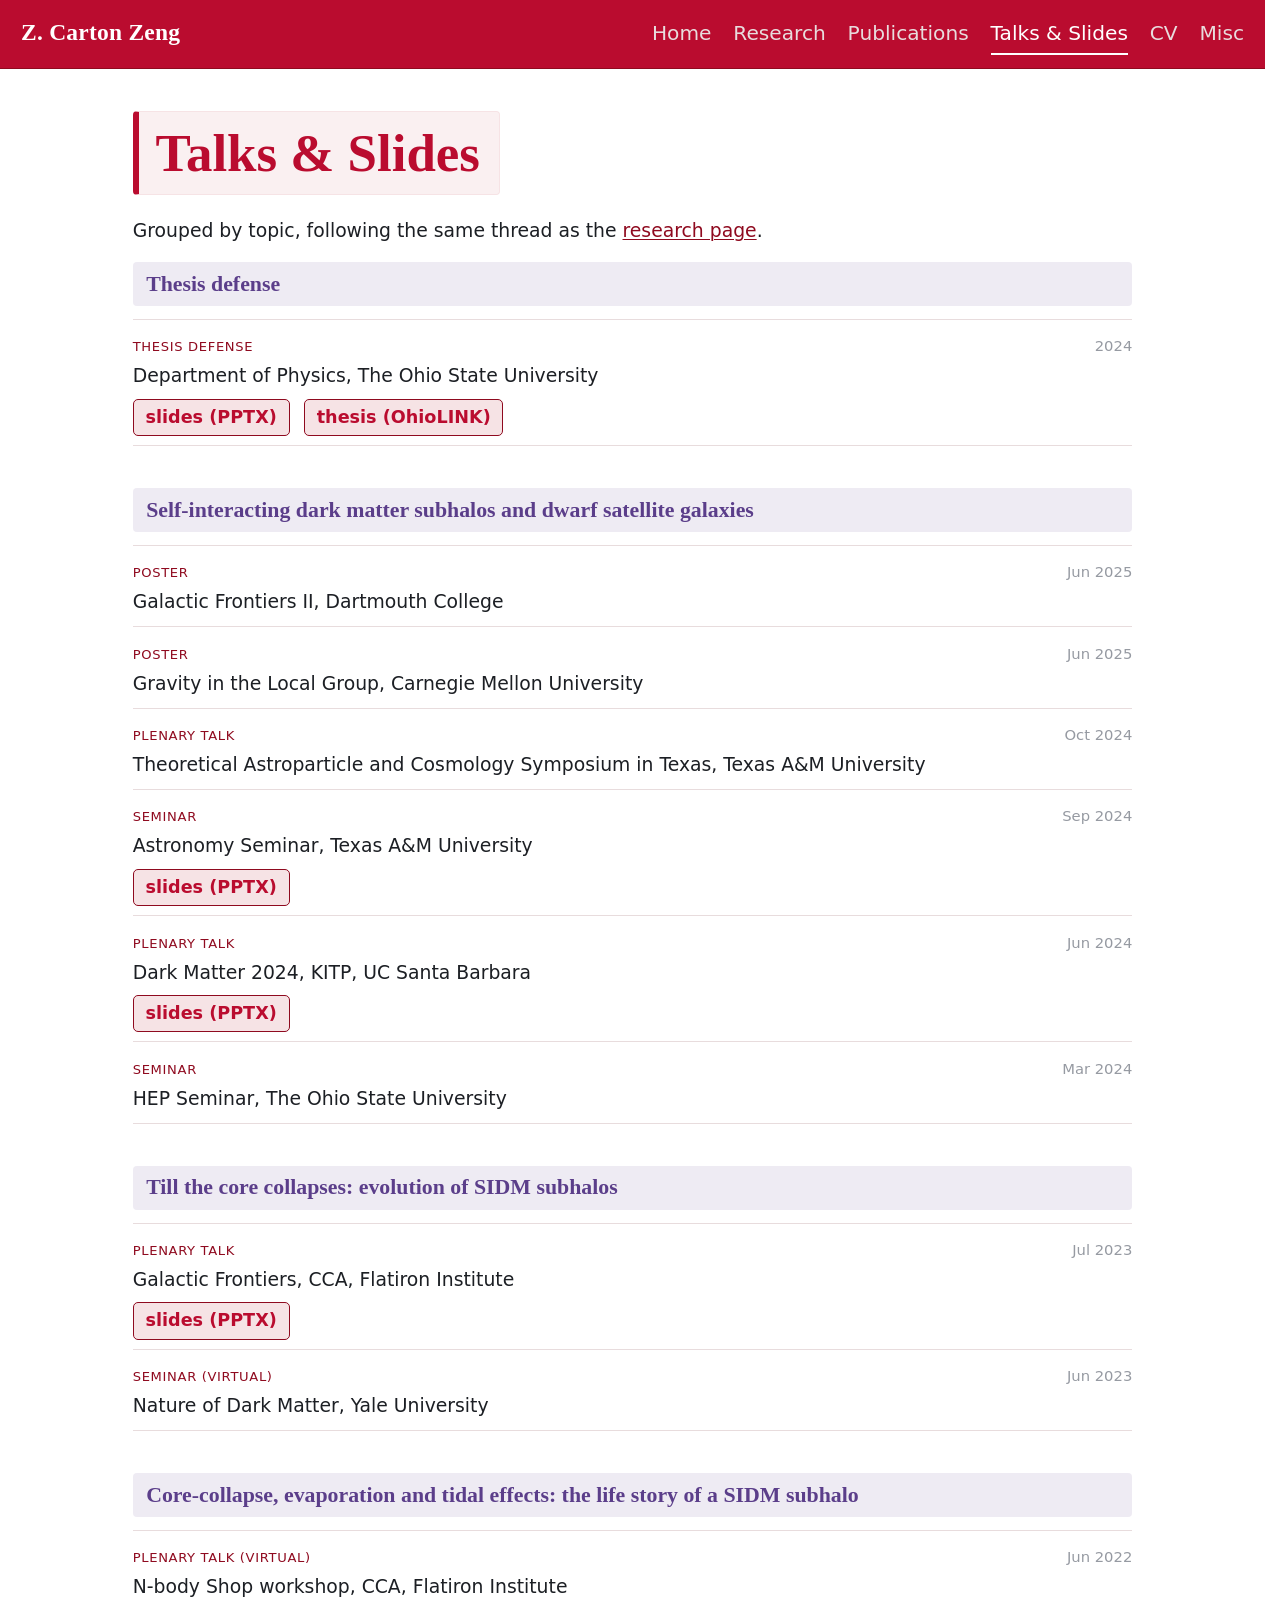
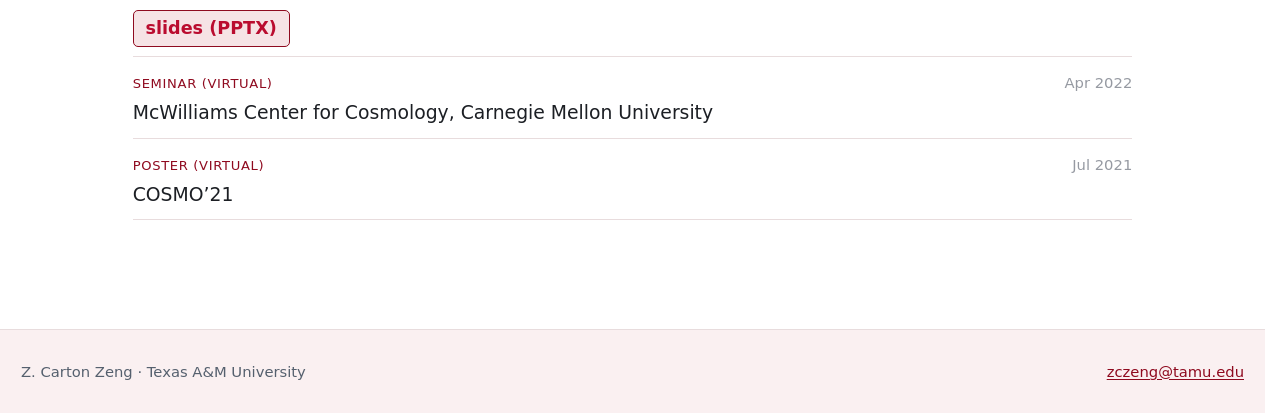
<file: talks.html>
<!DOCTYPE html>
<html lang="en">
<head>
<meta charset="utf-8">
<meta name="viewport" content="width=device-width, initial-scale=1">
<title>Talks &amp; Slides &middot; Z. Carton Zeng</title>
<meta name="description" content="Invited talks, seminars and posters by Zhichao (Carton) Zeng on self-interacting dark matter subhalos and dwarf galaxies.">
<link rel="canonical" href="https://cartonzeng.github.io/talks.html">
<link rel="stylesheet" href="assets/css/site.css">
</head>
<body>

<header class="site-header">
  <div class="wrap-wide">
    <a class="brand" href="index.html">Z. Carton Zeng</a>
    <nav class="site-nav" aria-label="Main">
      <a href="index.html">Home</a>
      <a href="research.html">Research</a>
      <a href="publications.html">Publications</a>
      <a href="talks.html" aria-current="page">Talks &amp; Slides</a>
      <a href="cv.html">CV</a>
      <a href="misc.html">Misc</a>
    </nav>
  </div>
</header>

<main>
  <div class="wrap">
    <h1>Talks &amp; Slides</h1>
    <p>
      Grouped by topic, following the same thread as the
      <a href="research.html">research page</a>.
    </p>

    <div class="talk-group">
      <h3>Thesis defense</h3>
      <ul class="talks">
        <li>
          <div>
            <span class="talk-kind">Thesis defense</span><br>
            Department of Physics, The Ohio State University
            <br><a class="slides-link" href="assets/slides/defense.pptx" download>slides (PPTX)</a>
            <a class="slides-link" href="http://rave.ohiolink.edu/etdc/view?acc_num=osu1720311802329875" target="_blank" rel="noopener">thesis (OhioLINK)</a>
          </div>
          <span class="talk-date">2024</span>
        </li>
      </ul>
    </div>

    <div class="talk-group">
      <h3>Self-interacting dark matter subhalos and dwarf satellite galaxies</h3>
      <ul class="talks">
        <li>
          <div>
            <span class="talk-kind">Poster</span><br>
            Galactic Frontiers II, Dartmouth College
          </div>
          <span class="talk-date">Jun 2025</span>
        </li>
        <li>
          <div>
            <span class="talk-kind">Poster</span><br>
            Gravity in the Local Group, Carnegie Mellon University
          </div>
          <span class="talk-date">Jun 2025</span>
        </li>
        <li>
          <div>
            <span class="talk-kind">Plenary talk</span><br>
            Theoretical Astroparticle and Cosmology Symposium in Texas, Texas A&amp;M University
          </div>
          <span class="talk-date">Oct 2024</span>
        </li>
        <li>
          <div>
            <span class="talk-kind">Seminar</span><br>
            Astronomy Seminar, Texas A&amp;M University
            <br><a class="slides-link" href="assets/slides/tamu-astro-seminar-2024.pptx" download>slides (PPTX)</a>
          </div>
          <span class="talk-date">Sep 2024</span>
        </li>
        <li>
          <div>
            <span class="talk-kind">Plenary talk</span><br>
            Dark Matter 2024, KITP, UC Santa Barbara
            <br><a class="slides-link" href="assets/slides/kitp-dark-matter-2024.pptx" download>slides (PPTX)</a>
          </div>
          <span class="talk-date">Jun 2024</span>
        </li>
        <li>
          <div>
            <span class="talk-kind">Seminar</span><br>
            HEP Seminar, The Ohio State University
          </div>
          <span class="talk-date">Mar 2024</span>
        </li>
      </ul>
    </div>

    <div class="talk-group">
      <h3>Till the core collapses: evolution of SIDM subhalos</h3>
      <ul class="talks">
        <li>
          <div>
            <span class="talk-kind">Plenary talk</span><br>
            Galactic Frontiers, CCA, Flatiron Institute
            <br><a class="slides-link" href="assets/slides/galactic-frontiers-2023.pptx" download>slides (PPTX)</a>
          </div>
          <span class="talk-date">Jul 2023</span>
        </li>
        <li>
          <div>
            <span class="talk-kind">Seminar (virtual)</span><br>
            Nature of Dark Matter, Yale University
          </div>
          <span class="talk-date">Jun 2023</span>
        </li>
      </ul>
    </div>

    <div class="talk-group">
      <h3>Core-collapse, evaporation and tidal effects: the life story of a SIDM subhalo</h3>
      <ul class="talks">
        <li>
          <div>
            <span class="talk-kind">Plenary talk (virtual)</span><br>
            N-body Shop workshop, CCA, Flatiron Institute
            <br><a class="slides-link" href="assets/slides/nbody-shop-2022.pptx" download>slides (PPTX)</a>
          </div>
          <span class="talk-date">Jun 2022</span>
        </li>
        <li>
          <div>
            <span class="talk-kind">Seminar (virtual)</span><br>
            McWilliams Center for Cosmology, Carnegie Mellon University
          </div>
          <span class="talk-date">Apr 2022</span>
        </li>
        <li>
          <div>
            <span class="talk-kind">Poster (virtual)</span><br>
            COSMO&rsquo;21
          </div>
          <span class="talk-date">Jul 2021</span>
        </li>
      </ul>
    </div>

  </div>
</main>

<footer class="site-footer">
  <div class="wrap-wide">
    <span>Z. Carton Zeng &middot; Texas A&amp;M University</span>
    <span><a href="mailto:zczeng@tamu.edu">zczeng@tamu.edu</a></span>
  </div>
</footer>

<script data-goatcounter="https://cartonzeng.goatcounter.com/count"
        async src="//gc.zgo.at/count.js"></script>

</body>
</html>
</file>
<file: assets/css/site.css>
/* ==========================================================================
   Zhichao "Carton" Zeng — academic site
   Palette: OSU scarlet + warm gray (a red/gray identity), replacing the
   earlier CV navy blue.
   ========================================================================== */

:root {
  --blue: #ba0c2f;
  --blue-muted: #8f0a1f;
  --blue-soft: #f6e3e5;
  --blue-softer: #faf0f1;

  --ink: #1c1f24;
  --ink-muted: #55606e;
  --ink-faint: #969aa2;
  --rule: #e8dcdd;
  --bg: #ffffff;

  --serif: "Charter", "Bitstream Charter", "Sitka Text", Cambria, Georgia, "Times New Roman", serif;
  --sans: system-ui, -apple-system, "Segoe UI", Roboto, "Helvetica Neue", Arial, sans-serif;
  --mono: ui-monospace, SFMono-Regular, "Cascadia Mono", Consolas, monospace;

  /* Content column caps, in rem so they track the root font size below.
     The layout is fully fluid beneath these caps; they only stop text lines
     from growing unreadably long on big monitors. Widen or narrow the whole
     site by editing these two values. */
  --measure: 62rem;   /* ~1302px at the 21px root size */
  --wide: 90rem;      /* ~1890px */
}

*, *::before, *::after { box-sizing: border-box; }

/* Root font size: every rem-based size on the site scales from this one
   number, so "make everything bigger/smaller" is a one-line change.
   105% = 16.8px = 80% of the earlier 21px root. */
html { font-size: 105%; -webkit-text-size-adjust: 100%; scroll-behavior: smooth; scrollbar-gutter: stable; }

body {
  margin: 0;
  background: var(--bg);
  color: var(--ink);
  font-family: var(--sans);
  font-size: calc(1rem + 2px); /* body text +2 on top of the root size */
  line-height: 1.65;
}

/* Anchor targets must clear the sticky header. */
:target { scroll-margin-top: 5.5rem; }

h1, h2, h3, h4 {
  font-family: var(--serif);
  color: var(--blue);
  line-height: 1.25;
  font-weight: 600;
}

/* Page titles: light filled box + dark blue text, distinct from the
   paper-section bars (those are translucent blue with white text). */
h1 {
  font-size: 3.15rem;
  display: inline-block;
  max-width: 100%;
  color: var(--blue);
  background: var(--blue-softer);
  border: 1px solid var(--blue-soft);
  border-left: 6px solid var(--blue);
  padding: .45rem 1.15rem .5rem 1rem;
  border-radius: 4px;
  margin: 0 0 1.15rem;
}
h2 { font-size: 1.75rem; margin: 3rem 0 1rem; }
h3 { font-size: 1.3rem; margin: 0 0 .35rem; color: var(--ink); }

.zh-name { font-weight: 500; margin-left: .35rem; }

a { color: var(--blue-muted); text-decoration-thickness: 1px; text-underline-offset: 2px; }
a:hover { color: var(--blue); }

p { margin: 0 0 1rem; }

hr.rule { border: 0; border-top: 1px solid var(--rule); margin: 3rem 0; }

/* --------------------------------------------------------------- layout -- */

.wrap { max-width: var(--measure); margin: 0 auto; padding: 0 1.25rem; }
.wrap-wide { max-width: var(--wide); margin: 0 auto; padding: 0 1.25rem; }

main { padding: 2.5rem 0 4rem; }

/* ------------------------------------------------------------ site nav -- */

.site-header {
  position: sticky;
  top: 0;
  z-index: 20;
  background: var(--blue);
  border-bottom: 1px solid var(--blue-muted);
}

.site-header .wrap-wide {
  display: flex;
  align-items: baseline;
  justify-content: space-between;
  gap: 1.5rem;
  flex-wrap: wrap;
  padding-top: .8rem;
  padding-bottom: .8rem;
}

.brand {
  font-family: var(--serif);
  font-size: 1.4rem;
  font-weight: 600;
  color: #ffffff;
  text-decoration: none;
  letter-spacing: .01em;
  white-space: nowrap;
}

.site-nav { display: flex; gap: 1.3rem; flex-wrap: wrap; }

.site-nav a {
  font-size: 1.2rem;
  color: #e8dcdd;
  text-decoration: none;
  padding-bottom: 2px;
  border-bottom: 2px solid transparent;
}

.site-nav a:hover { color: #ffffff; }
.site-nav a[aria-current="page"] { color: #ffffff; border-bottom-color: #ffffff; }

/* --------------------------------------------------------------- hero --- */

.hero { display: grid; grid-template-columns: 1fr 320px; gap: 3rem; align-items: start; }

.hero-lede {
  font-family: var(--serif);
  font-size: 1.3rem;
  line-height: 1.6;
  margin: 1.1rem 0 1rem;
}

/* Larger home-page body text with extra breathing room between paragraphs. */
.hero p:not(.hero-lede) {
  font-size: 1.2rem;
  margin-bottom: 2rem;
}

/* Prominent home-page links into the rest of the site. */
.cta-row { display: flex; flex-wrap: wrap; gap: 1rem; margin: 2.25rem 0 .5rem; }

.cta-row a {
  font-family: var(--serif);
  font-size: calc(1.35rem + 9px); /* home page section links; +5 then +4 */
  font-weight: 600;
  color: var(--blue);
  text-decoration: none;
  padding: .7rem 1.5rem;
  border: 1.5px solid var(--blue-soft);
  border-radius: 6px;
  background: var(--blue-softer);
}

.cta-row a:hover { border-color: var(--blue-muted); background: var(--blue-soft); }

.portrait {
  width: 100%;
  height: auto;
  border-radius: 4px;
  background: var(--blue-softer);
  border: 1px solid var(--rule);
  margin-top: 1.25rem;
}

/* ---------------------------------------------------------------- news -- */

.news { list-style: none; padding: 0; margin: 0; }

.news li {
  display: grid;
  grid-template-columns: 6.5rem 1fr;
  gap: 1rem;
  padding: .7rem 0;
  border-top: 1px solid var(--rule);
}

.news li:last-child { border-bottom: 1px solid var(--rule); }
.news time { color: var(--ink-faint); font-size: .88rem; padding-top: .15rem; }

/* ------------------------------------------------------------- contact -- */

.contact-email {
  font-family: var(--serif);
  font-size: 1.45rem;
  margin: 0 0 1.5rem;
}

.contact-email a { text-decoration: none; }
.contact-email a:hover { text-decoration: underline; }

.profile-links { display: flex; flex-wrap: wrap; gap: .75rem; list-style: none; padding: 0; margin: 0; }

.profile-links a {
  display: inline-flex;
  align-items: center;
  gap: .55rem;
  font-size: 1rem;
  padding: .5rem 1rem;
  border: 1px solid var(--blue-soft);
  border-radius: 999px;
  background: var(--blue-softer);
  text-decoration: none;
  color: var(--ink);
}

.profile-links a:hover { border-color: var(--blue-muted); background: var(--blue-soft); }
.profile-links svg { width: 26px; height: 26px; flex: none; }

/* -------------------------------------------------------------- metrics -- */

/* Live publication/citation stats pulled from INSPIRE-HEP. */
.metrics {
  margin: 2.25rem 0 0;
  display: flex;
  align-items: center;
  justify-content: space-between;
  gap: 1.5rem 2rem;
  flex-wrap: wrap;
  padding: 1rem 1.35rem;
  border: 1px solid var(--rule);
  border-radius: 6px;
  background: var(--blue-softer);
}

.metrics-stats { display: flex; gap: 2.25rem; flex-wrap: wrap; }

.metric { display: flex; flex-direction: column; align-items: flex-start; }

.metric-value {
  font-family: var(--serif);
  font-size: 1.7rem;
  font-weight: 600;
  line-height: 1.1;
  color: var(--blue);
}

.metric-label { font-size: .85rem; color: var(--ink-muted); }

.metrics-src {
  font-size: .9rem;
  color: var(--ink-muted);
  text-decoration: none;
  white-space: nowrap;
}

.metrics-src:hover { color: var(--blue); }

/* While loading (or if the API is unreachable), keep the placeholder dashes
   but de-emphasise the block so it never looks broken. */
.metrics.is-error .metric-value { color: var(--ink-faint); }

/* Inline live metrics sentence on the Publications page. */
.pub-live.is-error { opacity: .55; }


/* ------------------------------------------------------------- roadmap -- */

.roadmap-figure { margin: 2rem 0 1rem; }

/* Cap near the site's wide column so the corridor between left and right
   boxes has room for edge labels. */
.roadmap-svg {
  width: 100%;
  max-width: 90rem;
  height: auto;
  display: block;
}

.rm-node rect {
  /* Finished-paper box: a slightly stronger scarlet wash than the future/
     ongoing tints, so completed work reads as the most saturated card. */
  fill: rgba(186, 12, 47, 0.15);
  stroke: var(--blue-muted);
  stroke-width: 5;
  transition: fill .15s ease, stroke-width .15s ease;
}

.rm-node--forthcoming rect { fill: var(--blue-softer); stroke-dasharray: 5 3; }

/* Dashed "side-question" node (open/exploratory, not a link). */
.rm-node--dashed rect {
  fill: #f8e3e7;
  stroke: var(--blue-muted);
  stroke-width: 5;
  stroke-dasharray: 7 5;
}
.rm-node--dashed text { font-family: var(--sans); fill: var(--ink-muted); font-weight: 500; }
.rm-node--dashed.rm-node--hydro rect { fill: rgba(0, 188, 212, 0.15); }

/* Future / planned node: borderless card with a soft tinted fill.
   Default fill (pink) = dm(+stars); +hydro nodes get a low-alpha cyan. */
.rm-node--future rect {
  fill: #f8e3e7;
  stroke: none;
}
.rm-node--future.rm-node--hydro rect {
  fill: rgba(0, 188, 212, 0.15);
}
.rm-node--future text { font-family: var(--sans); fill: var(--ink-muted); font-weight: 500; }
/* Striped fill = student-lead work: vertical transparent stripes over the
   base tint (the transparent stripe shows the white canvas behind). */
.rm-node--stripe rect { fill: url(#rm-stripe-pink); }
.rm-node--stripe.rm-node--hydro rect { fill: url(#rm-stripe-cyan); }
/* Dotted envelope around the staged-goal / observational-probes column. */
.rm-envelope { fill: none !important; stroke: #9aa0a8; stroke-width: 3.5; stroke-dasharray: 2 6; stroke-linecap: round; }
.rm-envelope-label { fill: #7a8088; font-weight: 600; }
.rm-section-label { fill: #7a8088; font-weight: 600; }

/*
  IMPORTANT: do NOT set font-size in CSS px on these SVG texts.
  The SVG uses width:100% + viewBox, so <rect> coordinates scale with the
  page while CSS-px font-size stays fixed on screen. That made every previous
  "shrink the boxes / enlarge the text" pass look like it did nothing (or
  worse: boxes grew, text stayed tiny). Font sizes live as SVG attributes
  in user units so they scale with the geometry.
*/
.rm-node text { font-family: var(--sans); fill: var(--ink); font-weight: 600; }
.rm-node .rm-meta { font-weight: 400; fill: #1a56db; letter-spacing: .02em; }
.rm-node .rm-blurb { font-weight: 400; fill: var(--ink-muted); }
.rm-node { cursor: pointer; }
.rm-node:hover rect { fill: rgba(186, 12, 47, 0.22); stroke-width: 6.5; }
.rm-node:focus-visible rect { outline: 2px solid var(--blue); outline-offset: 3px; }

.rm-edge { fill: none; stroke: var(--ink-faint); stroke-width: 3.5; }
.rm-edge--dashed { stroke-dasharray: 6 5; }
.rm-edge-label { font-family: var(--mono); fill: var(--blue-muted); }

.roadmap-legend {
  display: flex;
  flex-direction: column;
  gap: .9rem;
  font-size: 1.6rem;
  color: var(--ink-muted);
  margin-top: .5rem;
  margin-left: 14rem;
}

.roadmap-legend__row {
  display: flex;
  gap: 1.75rem;
  flex-wrap: wrap;
  align-items: center;
}

.roadmap-legend span { display: inline-flex; align-items: center; gap: .55rem; }

.legend-swatch { width: 40px; height: 22px; border: 2.5px solid var(--blue-muted); border-radius: 2px; background: #fff; }
.legend-swatch--ongoing { border-style: dashed; border-width: 2.5px; }
.legend-swatch--future { border: none; background: #e6e6e9; }
.legend-swatch--hydro { border: none; background: rgba(0, 188, 212, 0.15); }
.legend-swatch--dmstars { border: none; background: #f8e3e7; }
.legend-swatch--stripe { border: none; background: repeating-linear-gradient(90deg, #f8e3e7 0 6px, transparent 6px 12px); }

/* Narrow screens: the diagram is too dense to read, so swap in a linear
   version carrying the same links and the same connector labels. */
.roadmap-list { display: none; list-style: none; padding: 0; margin: 2rem 0; counter-reset: rm; }

.roadmap-list li { position: relative; padding: 0 0 0 1.75rem; margin-bottom: 1.4rem; border-left: 2px solid var(--blue-soft); padding-bottom: .3rem; }
.roadmap-list li::before {
  content: "";
  position: absolute;
  left: -7px; top: .45rem;
  width: 12px; height: 12px;
  border-radius: 50%;
  background: #fff;
  border: 2px solid var(--blue-muted);
}
.roadmap-list li.is-forthcoming::before { background: var(--blue-soft); }
.roadmap-list li.is-future::before { background: #f8e3e7; border: none; }
.roadmap-list li.is-hydro::before { background: rgba(0, 188, 212, 0.15); border: none; }
.roadmap-list li.is-ongoing::before { border: 2px solid var(--blue-muted); border-style: dashed; }
.roadmap-list li.is-stripe::before { background: repeating-linear-gradient(90deg, #f8e3e7 0 3px, #fff 3px 6px); border: 1.5px solid var(--blue-muted); }
.roadmap-list li.is-stripe.is-hydro::before { background: repeating-linear-gradient(90deg, rgba(0, 188, 212, 0.35) 0 3px, #fff 3px 6px); border: 1.5px solid var(--blue-muted); }
.roadmap-list a { font-weight: 600; text-decoration: none; }
.roadmap-list .rm-list-meta { display: block; font-size: .85rem; color: #1a56db; }
.roadmap-list .rm-list-step { display: inline-block; font-family: var(--mono); font-size: 1rem; color: var(--blue-muted); background: var(--blue-softer); padding: .15rem .5rem; border-radius: 3px; margin-bottom: .25rem; }
.roadmap-list .rm-plus { font-size: 1.35em; font-weight: 700; color: var(--blue); }

/* Scroll wrapper around the SVG: transparent on desktop, a scrollable static
   preview on narrow screens. */
.roadmap-scroll { overflow: visible; }

/* "Enlarge" button that opens the roadmap in a full-screen lightbox. */
.roadmap-zoom {
  display: inline-flex;
  align-items: center;
  gap: .45rem;
  margin-top: .75rem;
  padding: .45rem .85rem;
  font: inherit;
  font-size: 1.15rem;
  color: var(--blue);
  background: var(--blue-softer);
  border: 1px solid var(--blue-soft);
  border-radius: 6px;
  cursor: pointer;
}
.roadmap-zoom:hover { background: var(--blue-soft); }
.roadmap-zoom:focus-visible { outline: 2px solid var(--blue); outline-offset: 2px; }

/* --------------------------------------------------------------- paper -- */

.paper { padding-top: 1rem; margin-bottom: 3.5rem; }

/* Title spans the full wide column so its colored bar lines up with the
   figure row; meta and prose stay on a readable, wider-than-before column. */
.paper h3 { max-width: 100%; }
.paper .paper-meta,
.paper > p,
.paper .paper-points,
.paper-link-back { max-width: 80rem; }

.paper h3 {
  font-family: var(--serif);
  font-size: 1.75rem;
  color: #fff;
  background: rgba(186, 12, 47, 0.7);  /* scarlet at ~70% */
  padding: .65rem 1rem;
  border-radius: 4px;
  margin: 0 0 .7rem;
}
.paper h3 a { color: inherit; text-decoration: none; }
.paper h3 a:hover { text-decoration: underline; }

.paper-meta { font-size: 1.05rem; color: var(--ink-muted); margin: 0 0 1.1rem; }
.paper-meta strong { color: var(--ink); }

/* Lead-in sentence that links this paper back into the roadmap thread.
   Larger than body, still clearly below the section title (1.75rem). */
.paper-lede { font-weight: 600; color: var(--blue); margin-bottom: .7rem; font-size: 1.28rem; line-height: 1.45; }

/* Research-page opening: a short conversational paragraph (larger than the
   section body below); longer asides live in hover/focus cards on highlighted
   terms. */
.research-intro { max-width: 82rem; margin: 0 0 1.6rem; overflow: visible; font-size: 1.28rem; line-height: 1.6; }
.research-intro p { margin: 0; }

/* Closing pointer to the publications page, styled as a callout. */
.research-outro {
  max-width: 80rem;
  font-size: 1.15rem;
  background: var(--blue-softer);
  border: 1px solid var(--blue-soft);
  border-left: 4px solid var(--blue);
  border-radius: 4px;
  padding: .8rem 1.1rem;
  margin: 1.5rem 0 0;
}

/* Fluorescent highlighter for key phrases in the research intro. */
.hl {
  background: #fde68a;
  padding: .08em .18em;
  border-radius: 3px;
  box-decoration-break: clone;
  -webkit-box-decoration-break: clone;
}

.term {
  position: relative;
  color: var(--blue);
  font-weight: 600;
  border-bottom: 1.5px dotted var(--blue-muted);
  cursor: help;
}

/* Hover cards: warm paper tone + amber accent so they read as "notes",
   distinct from the site's blue prose. */
.term-tip {
  position: absolute;
  left: 0;
  top: calc(100% + .5rem);
  z-index: 30;
  width: max-content;
  max-width: min(30rem, 88vw);
  padding: .85rem 1rem;
  background: #fdfaf3;
  color: var(--ink);
  font-weight: 400;
  font-size: 1rem;
  line-height: 1.55;
  border: 1px solid #eadfc8;
  border-left: 4px solid #c9852b;
  border-radius: 4px;
  box-shadow: 0 10px 28px rgba(28, 31, 36, .14);
  opacity: 0;
  visibility: hidden;
  pointer-events: none;
  transform: translateY(.2rem);
  transition: opacity .14s ease, transform .14s ease, visibility .14s ease;
}

.term-tip--wide { max-width: min(38rem, 88vw); }

/* Q&A-style tooltip (dark matter). */
.term-tip--qa { max-width: min(32rem, 88vw); }

.term-tip-title {
  display: block;
  font-family: var(--sans);
  font-size: .78rem;
  font-weight: 700;
  text-transform: uppercase;
  letter-spacing: .07em;
  color: #a3671b;
  margin-bottom: .45rem;
}

.qa-q {
  display: block;
  font-family: var(--serif);
  font-size: 1.04rem;
  font-weight: 600;
  color: var(--blue);
  margin-top: .65rem;
}

.qa-a {
  display: block;
  font-family: var(--sans);
  font-size: 1rem;
  color: var(--ink);
  margin-top: .2rem;
}

.qa-a em { font-style: italic; color: var(--ink-muted); }

/* Bulleted list inside a tooltip (e.g. the "small-scale anomalies" rundown).
   Uses display:list-item on spans so it stays valid inside the inline .term-tip. */
.tip-list {
  display: block;
  margin: .25rem 0 0;
  padding: 0 0 0 1.15rem;
}
.tip-item {
  display: list-item;
  margin-bottom: .5rem;
  font-family: var(--sans);
  font-size: .98rem;
  line-height: 1.5;
  color: var(--ink);
}
.tip-item:last-child { margin-bottom: 0; }
.tip-item strong {
  font-family: var(--serif);
  font-weight: 600;
  color: var(--blue);
}

.term:hover .term-tip,
.term:focus .term-tip,
.term:focus-within .term-tip {
  opacity: 1;
  visibility: visible;
  pointer-events: auto;
  transform: translateY(0);
}

.term:focus { outline: 2px solid var(--blue-muted); outline-offset: 2px; }

/* Paper takeaways: short sentences, one result per bullet. */
.paper-points { margin: 0 0 1.1rem; padding-left: 1.4rem; }
.paper-points li { margin-bottom: .55rem; line-height: 1.55; }
.paper-points li:last-child { margin-bottom: 0; }

/* Two figures sit side by side by default; a block with three figures gets
   an explicit three-column row whose column widths give the middle figure a
   smaller footprint and the first figure a slightly larger one. */
.paper-figs { display: grid; grid-template-columns: repeat(2, 1fr); gap: 3px; margin: 0 0 1.1rem; }
.paper-figs.figs-3 { grid-template-columns: 1.05fr .85fr 1fr; }

/* 2310 block: fig. 1 widened +5% (1.05×1.05), fig. 3 narrowed −5% (1×0.95). */
.paper-figs.figs-3.figs-3--2310 { grid-template-columns: 1.1025fr .85fr .95fr; }

/* BH block: shrink fig. 1 & 3, enlarge the literature-review fig. 2. */
.paper-figs.figs-3.figs-3--bh { grid-template-columns: .9fr 1.25fr .9fr; }

.paper-figs figure { margin: 0; }

.paper-figs img {
  width: 100%;
  display: block;
  border-radius: 3px;
  background: var(--blue-softer);
  cursor: zoom-in;
}

/* 2412 block: two figures scaled down with room between them. Each figure is
   sized independently so the two (different aspect ratios) line up. */
.paper-figs.figs-2--2412 { gap: 2.5rem; }
.paper-figs.figs-2--2412 img { display: block; margin-inline: auto; }
.paper-figs.figs-2--2412 figure:first-child img { width: 75%; }
.paper-figs.figs-2--2412 figure:last-child img { width: 70%; }

/* Prominent source link under a figure row (e.g. the full tidal-track catalog).
   Styled as a distinct green badge so it reads as a "more data" link rather
   than a plain text link. */
.paper-figs-source {
  margin: 0 0 1.1rem;
  font-size: 1.05rem;
  font-weight: 600;
}
.paper-figs-source a {
  display: inline-block;
  color: #1e6e56;
  background: #eaf4ef;
  border: 1px solid #c4e0d2;
  border-radius: 4px;
  padding: .35rem .7rem;
  text-decoration: none;
}
.paper-figs-source a:hover { background: #dceae2; color: #14503f; text-decoration: underline; }

/* Figure number tag under each image, colored to match the in-text references. */
.fig-tag {
  display: block;
  text-align: center;
  margin-top: .45rem;
  font-size: .92rem;
  font-weight: 600;
}

.paper-link-back { font-size: .85rem; }

/* Standalone full-figure page (e.g. the 2412 tidal-track catalog). */
.tracks-figure { margin: 1.5rem 0 1rem; }
.tracks-figure img {
  width: 100%;
  max-width: 62rem;
  display: block;
  border-radius: 3px;
  background: var(--blue-softer);
  border: 1px solid var(--rule);
  cursor: zoom-in;
}
.tracks-figure figcaption {
  max-width: 62rem;
  font-size: .85rem;
  color: var(--ink-muted);
  margin-top: .55rem;
  text-align: center;
}

/* In-text references to the figure row (left / middle / right), color-coded
   so a reader can jump from a takeaway bullet to the matching figure. */
.fig-ref {
  font-weight: 600;
  font-size: .95em;
  white-space: nowrap;
  border-radius: 3px;
  padding: .04rem .42rem;
}
.fig-ref-left   { color: var(--blue);       background: var(--blue-soft); }
.fig-ref-middle { color: #7a4f00;            background: #faf0d7; }
.fig-ref-right  { color: #5b3e8a;            background: #efeaf7; }

/* ------------------------------------------------------------- wordcloud */

.wordcloud {
  margin: 0 0 2.5rem;
  padding: 1rem;
  border: 1px solid var(--rule);
  border-radius: 4px;
  background: var(--blue-softer);
}

.wordcloud img, .wordcloud svg { width: 100%; height: auto; display: block; }
.wordcloud figcaption { font-size: .82rem; color: var(--ink-muted); margin-top: .6rem; text-align: center; }

/* ------------------------------------------------------- publications --- */

.pub-group-head { display: flex; align-items: baseline; justify-content: space-between; gap: 1rem; flex-wrap: wrap; }
.pub-group-head h2 { margin-bottom: .35rem; }
.pub-count { font-size: .85rem; color: var(--ink-muted); }

/* Month/year stamp used on Publications and CV. */
.page-updated {
  font-size: .92rem;
  color: var(--ink-muted);
  margin: .15rem 0 1.25rem;
}

ol.pubs { padding-left: 1.6rem; margin: 0; }

ol.pubs li { margin-bottom: 1.2rem; line-height: 1.55; }
ol.pubs .pub-title { font-weight: 600; text-decoration: none; }
ol.pubs .pub-title:hover { text-decoration: underline; }
ol.pubs .pub-authors { color: var(--ink-muted); }
ol.pubs .pub-authors strong { color: var(--ink); }
ol.pubs .pub-venue { color: var(--ink-muted); }
ol.pubs .pub-tag {
  font-size: .74rem;
  text-transform: uppercase;
  letter-spacing: .05em;
  color: var(--blue-muted);
  background: var(--blue-softer);
  border: 1px solid var(--blue-soft);
  border-radius: 3px;
  padding: .05rem .4rem;
  white-space: nowrap;
}

/* The record I treat as the reference gets visual priority over the others. */
.pub-source-primary {
  font-weight: 600;
  background: var(--blue-softer);
  border: 1px solid var(--blue-soft);
  border-radius: 4px;
  padding: .1rem .5rem;
  text-decoration: none;
}
.pub-source-primary:hover { border-color: var(--blue-muted); }

/* De-emphasised page/figure counts on leading-author entries: small, faint,
   right-aligned, signalling length without shouting. */
.pub-meta {
  display: flex;
  align-items: baseline;
  gap: 1rem 1.5rem;
  flex-wrap: wrap;
}
.pub-length {
  margin-left: auto;
  font-size: .8rem;
  color: var(--ink-faint);
  white-space: nowrap;
  font-variant-numeric: tabular-nums;
}

/* ------------------------------------------------------------- talks ---- */

.talk-group { margin-bottom: 2.5rem; }
.talk-group h3 {
  font-family: var(--serif);
  color: #5b3e8a;
  font-size: 1.3rem;
  margin-bottom: .75rem;
  background: rgba(91, 62, 138, 0.10);
  padding: .5rem .8rem;
  border-radius: 4px;
}

ul.talks { list-style: none; padding: 0; margin: 0; }

ul.talks li {
  display: grid;
  grid-template-columns: 1fr auto;
  gap: .5rem 1.25rem;
  padding: .55rem 0;
  border-top: 1px solid var(--rule);
  align-items: baseline;
}

ul.talks li:last-child { border-bottom: 1px solid var(--rule); }
ul.talks .talk-kind { font-size: .78rem; text-transform: uppercase; letter-spacing: .05em; color: var(--blue-muted); }
ul.talks .talk-date { color: var(--ink-faint); font-size: .88rem; white-space: nowrap; }
ul.talks .slides-link {
  display: inline-block;
  font-size: 1.05rem;
  font-weight: 600;
  color: var(--blue);
  background: var(--blue-soft);
  border: 1.5px solid var(--blue-muted);
  border-radius: 5px;
  padding: .18rem .7rem;
  margin: .45rem .5rem 0 0;
  text-decoration: none;
}
ul.talks .slides-link:hover { background: var(--blue); color: #fff; }

/* ---------------------------------------------------------------- cv ---- */

.cv-actions { display: flex; gap: .75rem; flex-wrap: wrap; margin-bottom: 1.5rem; }

.btn {
  display: inline-block;
  padding: .5rem 1.1rem;
  border-radius: 4px;
  background: var(--blue);
  color: #fff;
  text-decoration: none;
  font-size: .92rem;
}

.btn:hover { background: var(--blue-muted); color: #fff; }
.btn--ghost { background: transparent; color: var(--blue); border: 1px solid var(--blue-soft); }
.btn--ghost:hover { background: var(--blue-softer); color: var(--blue); }

.pdf-frame { width: 100%; height: 85vh; min-height: 520px; border: 1px solid var(--rule); border-radius: 4px; }

/* --------------------------------------------------------------- misc --- */

.misc-lede {
  font-family: var(--serif);
  font-size: 1.2rem;
  line-height: 1.6;
  margin: 1rem 0 2rem;
}

/* Slightly larger, serif body paragraphs on the Misc page. */
.misc-note {
  font-family: var(--serif);
  font-size: 1.25rem;
  line-height: 1.6;
}

/* Closing sign-off on the Misc page: quiet, serif italic in muted gray. */
.misc-signoff {
  font-family: var(--serif);
  font-style: italic;
  font-size: 1.3rem;
  line-height: 1.6;
  text-align: center;
  color: var(--ink-muted);
  margin: 2.5rem auto 1rem;
  max-width: 52em;
}

/* Section heading that doubles as a link (the joke archive entry). */
h2 a { color: inherit; text-decoration: underline; }
h2 a:hover { color: var(--blue); }

/* Small gray italic hint next to a linked heading. */
/* Linked section heading with a margin-note style hint (the joke archive
   entry). The hint sits in the left margin, outside the content column. */
.jokes-title { position: relative; }

.jokes-hint {
  position: absolute;
  right: 100%;
  margin-right: .9rem;
  font-family: var(--sans);
  font-style: italic;
  font-size: .85rem;
  font-weight: 400;
  color: var(--ink-muted);
  white-space: nowrap;
}

.back-link {
  font-size: 1rem;
  margin: 1.5rem 0 .75rem;
}

.back-link a { color: var(--ink-muted); text-decoration: none; }

.back-link a:hover { color: var(--blue); }

/* ------------------------------------------------------------- footer --- */

.site-footer {
  border-top: 1px solid var(--rule);
  padding: 1.75rem 0;
  font-size: .88rem;
  color: var(--ink-muted);
  background: var(--blue-softer);
}

.site-footer .wrap-wide { display: flex; justify-content: space-between; gap: 1rem; flex-wrap: wrap; }

/* ---------------------------------------------------------- responsive -- */

@media (max-width: 1100px) {
  /* The three-figure row is only legible on wide columns; below this width
     let the figures wrap naturally. */
  .paper-figs,
  .paper-figs.figs-3 { grid-template-columns: repeat(auto-fit, minmax(260px, 1fr)); }
}

@media (max-width: 760px) {
  html { font-size: 95%; }  /* ~15.2px on phones; 80% of the earlier 19px */
  h1 { font-size: 2.35rem; }
  .hero { grid-template-columns: 1fr; gap: 1.5rem; }
  .portrait { max-width: 200px; }
  .contact-grid { grid-template-columns: 1fr; }
  .stats { gap: 1.5rem; }
  .news li { grid-template-columns: 1fr; gap: .1rem; }
  /* Roadmap: show a static, scrollable preview at a readable size instead of
     hiding it; node links are disabled so a tap opens the lightbox. */
  .roadmap-scroll {
    overflow-x: auto;
    -webkit-overflow-scrolling: touch;
    background: #fff;
    border: 1px solid var(--blue-soft);
    border-radius: 8px;
    padding: .5rem;
  }
  .roadmap-scroll .roadmap-svg {
    width: 1000px;
    max-width: none;
    height: auto;
    pointer-events: none;
  }
  .roadmap-list { display: block; }
  .paper-figs,
  .paper-figs.figs-3 { grid-template-columns: 1fr; }
  ul.talks li { grid-template-columns: 1fr; }
}

/* Narrower viewports: the content column reaches the viewport edges, so the
   margin-note hint would overflow the screen. Pull it back inline. */
@media (max-width: 80rem) {
  .jokes-hint {
    position: static;
    margin-right: .6rem;
  }
}

@media (prefers-reduced-motion: reduce) {
  html { scroll-behavior: auto; }
  * { transition: none !important; }
}

/* ------------------------------------------------------ figure lightbox -- */

.fig-lightbox {
  position: fixed;
  inset: 0;
  z-index: 100;
  display: flex;
  flex-direction: column;
  align-items: center;
  justify-content: flex-start;
  gap: .75rem;
  padding: 2.5rem 1.25rem 1.5rem;
  background: rgba(12, 16, 24, .82);
  backdrop-filter: blur(4px);
  cursor: zoom-out;
  overflow: auto;
}

.fig-lightbox[hidden] { display: none !important; }

.fig-lightbox-img {
  /* Sized in JS to naturalWidth/Height × 1.2; scroll if larger than the viewport. */
  width: auto;
  height: auto;
  max-width: none;
  max-height: none;
  border-radius: 3px;
  background: #fff;
  box-shadow: 0 8px 40px rgba(0, 0, 0, .45);
  cursor: default;
}

.fig-lightbox-close {
  position: absolute;
  top: .7rem;
  right: 1rem;
  border: 0;
  background: transparent;
  color: #fff;
  font-size: 2rem;
  line-height: 1;
  cursor: pointer;
  padding: .25rem .5rem;
}

.fig-lightbox-close:hover { color: #e8dcdd; }

.fig-lightbox-hint {
  margin: 0;
  font-size: .82rem;
  color: rgba(255, 255, 255, .7);
}

body.fig-lightbox-open { overflow: hidden; }

/* Roadmap lightbox variant: left-aligned so a wide SVG can scroll without
   clipping its left edge. */
.roadmap-lightbox { align-items: flex-start; }
.fig-lightbox-svg-wrap { display: block; }
.fig-lightbox-svg-wrap .roadmap-svg {
  background: #fff;
  border-radius: 4px;
  box-shadow: 0 8px 40px rgba(0, 0, 0, .45);
}
/* The lightbox is a viewer: don't let the cloned node links navigate. */
.fig-lightbox-svg-wrap a { pointer-events: none; }
/* Legend rendered inside the lightbox: give it an opaque card so the dark
   scrim behind doesn't swallow the muted text / swatch colors. */
.fig-lightbox-svg-wrap .roadmap-legend--lightbox {
  margin: .75rem 0 0;
  padding: 1rem 1.25rem;
  background: #fff;
  border-radius: 6px;
  box-shadow: 0 8px 40px rgba(0, 0, 0, .45);
}
</file>
